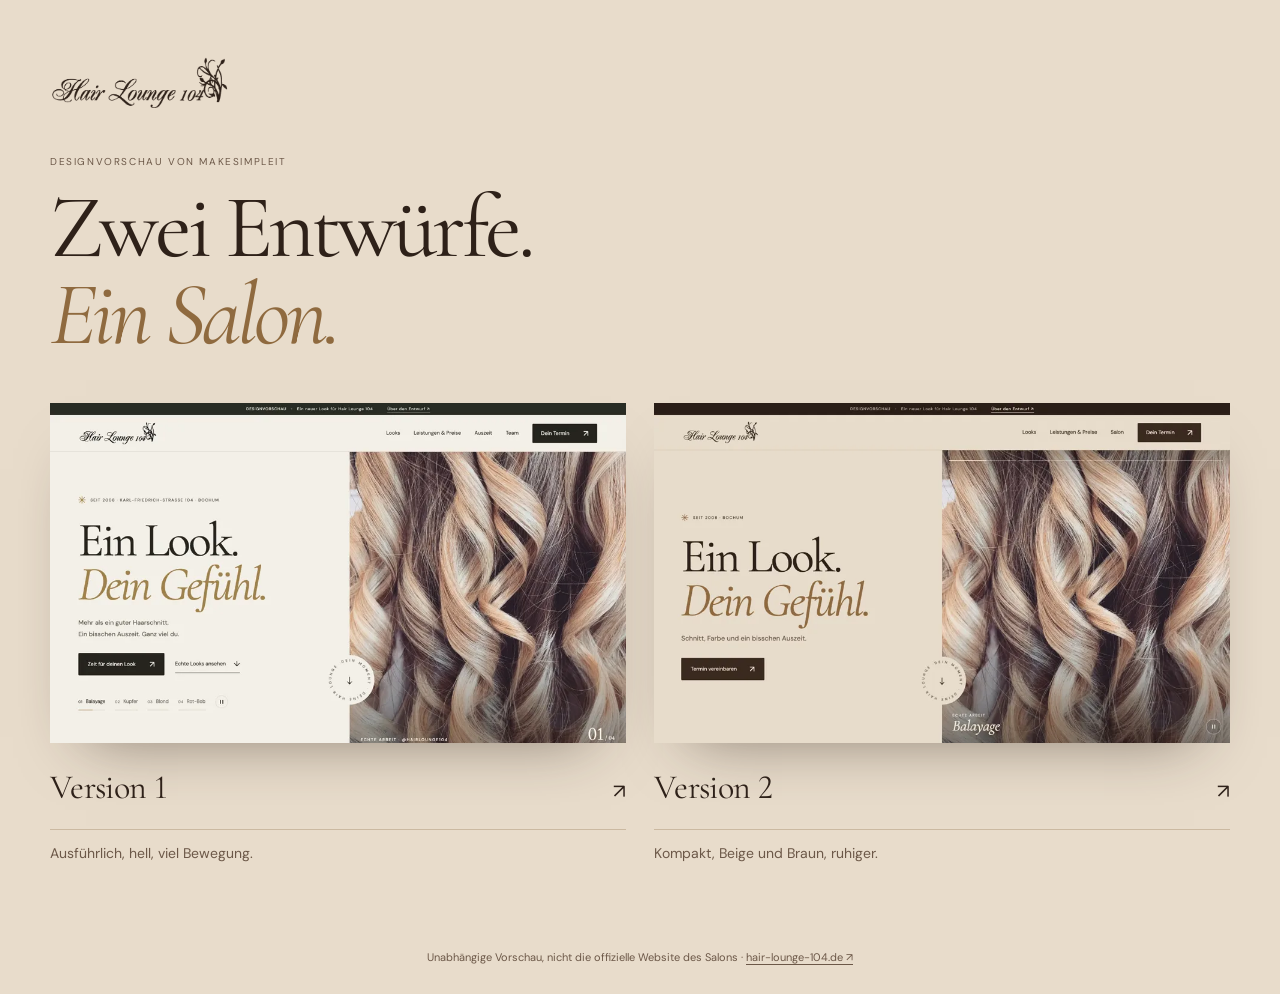
<file: index.html>
<!doctype html>
<html lang="de">
<head>
<meta charset="utf-8"><meta name="viewport" content="width=device-width,initial-scale=1">
<title>Hair Lounge 104 — Designvorschau: zwei Versionen</title>
<meta name="description" content="Zwei Website-Entwürfe für Hair Lounge 104 in Bochum zum Vergleich. Designvorschau von MakeSimpleIT.">
<meta name="robots" content="noindex,nofollow"><meta name="theme-color" content="#e8dccb">
<link rel="icon" href="./assets/favicon.svg" type="image/svg+xml">
<link rel="stylesheet" href="./assets/fonts.css">
<style>
  :root { --paper: #e8dccb; --ink: #2e2119; --muted: #6c5848; --gold: #8f6a3f; --dark: #3a2a20; --cream: #f5ead9; --line: #cbb9a1; --serif: 'Cormorant Garamond', Georgia, serif; --sans: 'DM Sans', Arial, sans-serif; --ease-out: cubic-bezier(.23, 1, .32, 1); }
  *, *::before, *::after { box-sizing: border-box; }
  body { margin: 0; min-height: 100vh; background: var(--paper); color: var(--ink); font-family: var(--sans); line-height: 1.6; display: flex; flex-direction: column; }
  a { color: inherit; text-decoration: none; }
  a:focus-visible { outline: 2px solid var(--gold); outline-offset: 6px; }
  .logo { width: 180px; aspect-ratio: 500 / 149; background: var(--ink); -webkit-mask: url(./assets/logo.png) center / contain no-repeat; mask: url(./assets/logo.png) center / contain no-repeat; }
  main { flex: 1; width: min(1180px, 100% - 32px); margin: 0 auto; padding: 56px 0 64px; }
  .eyebrow { margin: 44px 0 0; font-size: 10px; letter-spacing: .16em; color: var(--muted); }
  h1 { margin: 14px 0 44px; font-family: var(--serif); font-weight: 400; font-size: clamp(46px, 7vw, 92px); line-height: .98; letter-spacing: -.045em; }
  h1 em { color: var(--gold); font-weight: 400; }
  .versions { display: grid; grid-template-columns: 1fr 1fr; gap: 28px; }
  .version { display: block; }
  .shot { aspect-ratio: 960 / 566; overflow: hidden; background: var(--dark); box-shadow: 0 30px 60px -36px rgba(46, 33, 25, .55); }
  .shot img { display: block; width: 100%; height: 100%; object-fit: cover; transition: scale 700ms var(--ease-out); }
  .meta { display: flex; justify-content: space-between; align-items: baseline; gap: 16px; margin-top: 18px; padding-bottom: 14px; border-bottom: 1px solid var(--line); }
  .meta h2 { margin: 0; font-family: var(--serif); font-weight: 400; font-size: 34px; letter-spacing: -.02em; font-variant-numeric: lining-nums; }
  .meta span { font-size: 20px; transition: transform 200ms var(--ease-out); }
  .version p { margin: 12px 0 0; font-size: 14px; color: var(--muted); }
  footer { padding: 20px 16px 28px; text-align: center; font-size: 11px; color: var(--muted); }
  footer a { border-bottom: 1px solid currentColor; }
  @media (hover: hover) and (pointer: fine) {
    .version:hover .shot img { scale: 1.04; }
    .version:hover .meta span { transform: translate(3px, -3px); }
  }
  @media (max-width: 760px) {
    main { padding: 36px 0 48px; }
    .logo { width: 150px; }
    .eyebrow { margin-top: 32px; }
    h1 { margin-bottom: 30px; }
    .versions { grid-template-columns: 1fr; gap: 36px; }
    .meta h2 { font-size: 30px; }
  }
  @media (prefers-reduced-motion: reduce) { .shot img, .meta span { transition: none; } }
</style>
</head>
<body>
<main>
  <div class="logo" role="img" aria-label="Hair Lounge 104"></div>
  <p class="eyebrow">DESIGNVORSCHAU VON MAKESIMPLEIT</p>
  <h1>Zwei Entwürfe.<br><em>Ein Salon.</em></h1>
  <div class="versions">
    <a class="version" href="./v1/">
      <div class="shot"><img src="./assets/preview/v1.webp" alt="Startbereich von Version 1" width="960" height="566"></div>
      <div class="meta"><h2>Version 1</h2><span aria-hidden="true">↗</span></div>
      <p>Ausführlich, hell, viel Bewegung.</p>
    </a>
    <a class="version" href="./v2/">
      <div class="shot"><img src="./assets/preview/v2.webp" alt="Startbereich von Version 2" width="960" height="566"></div>
      <div class="meta"><h2>Version 2</h2><span aria-hidden="true">↗</span></div>
      <p>Kompakt, Beige und Braun, ruhiger.</p>
    </a>
  </div>
</main>
<footer>Unabhängige Vorschau, nicht die offizielle Website des Salons · <a href="https://www.hair-lounge-104.de/" target="_blank" rel="noopener noreferrer">hair-lounge-104.de ↗</a></footer>
</body>
</html>
</file>
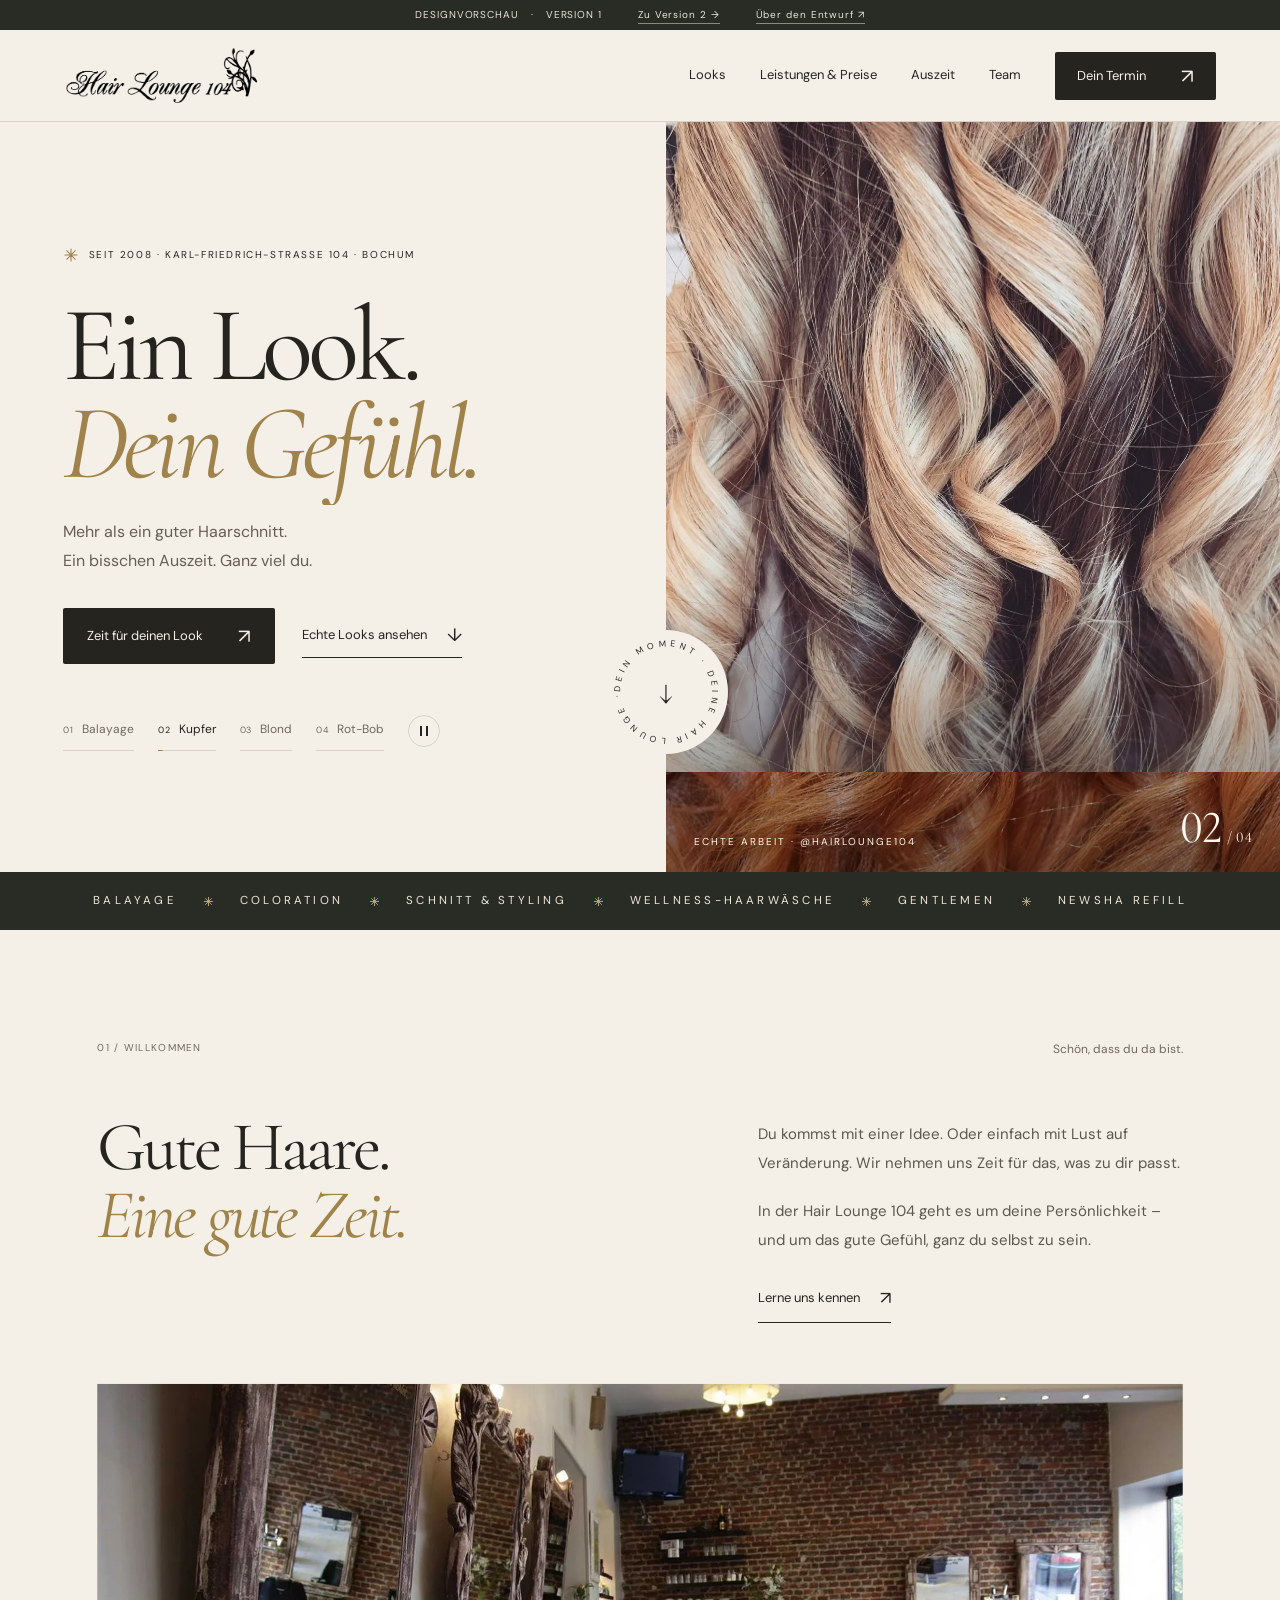
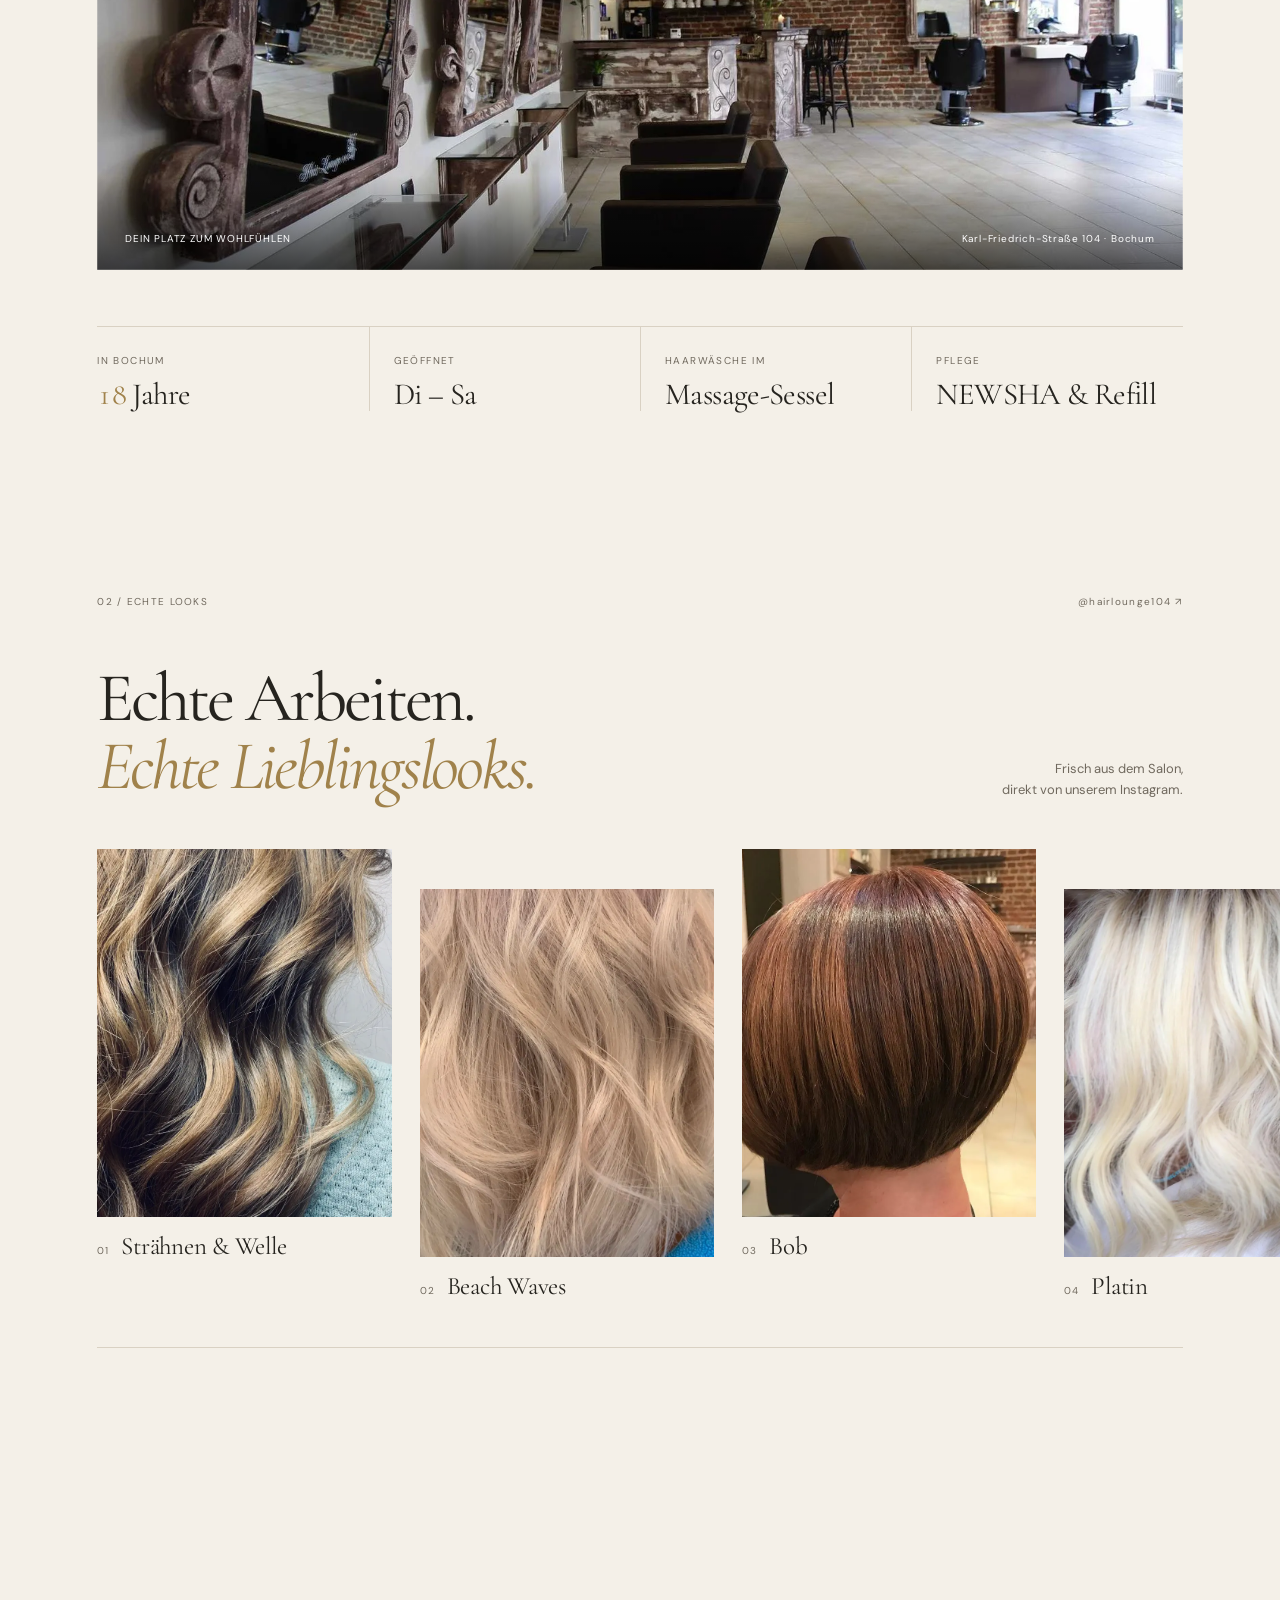
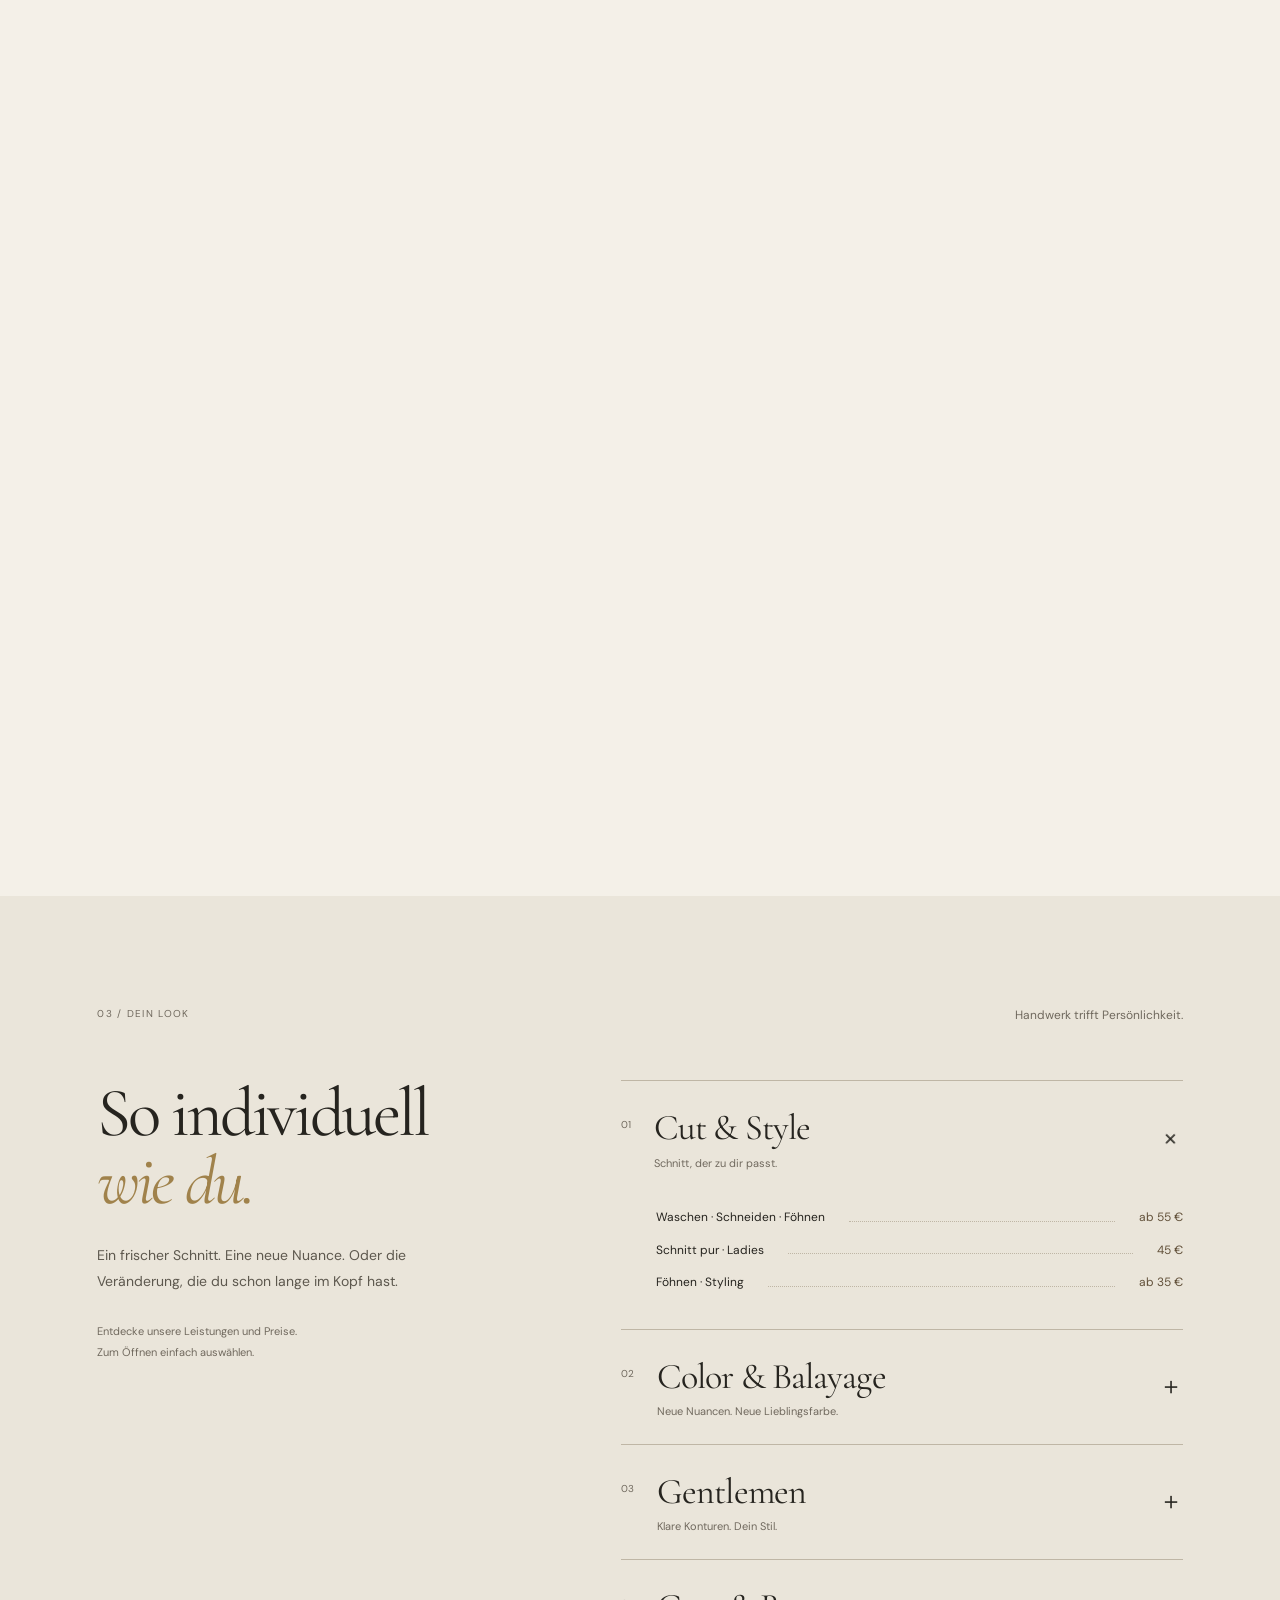
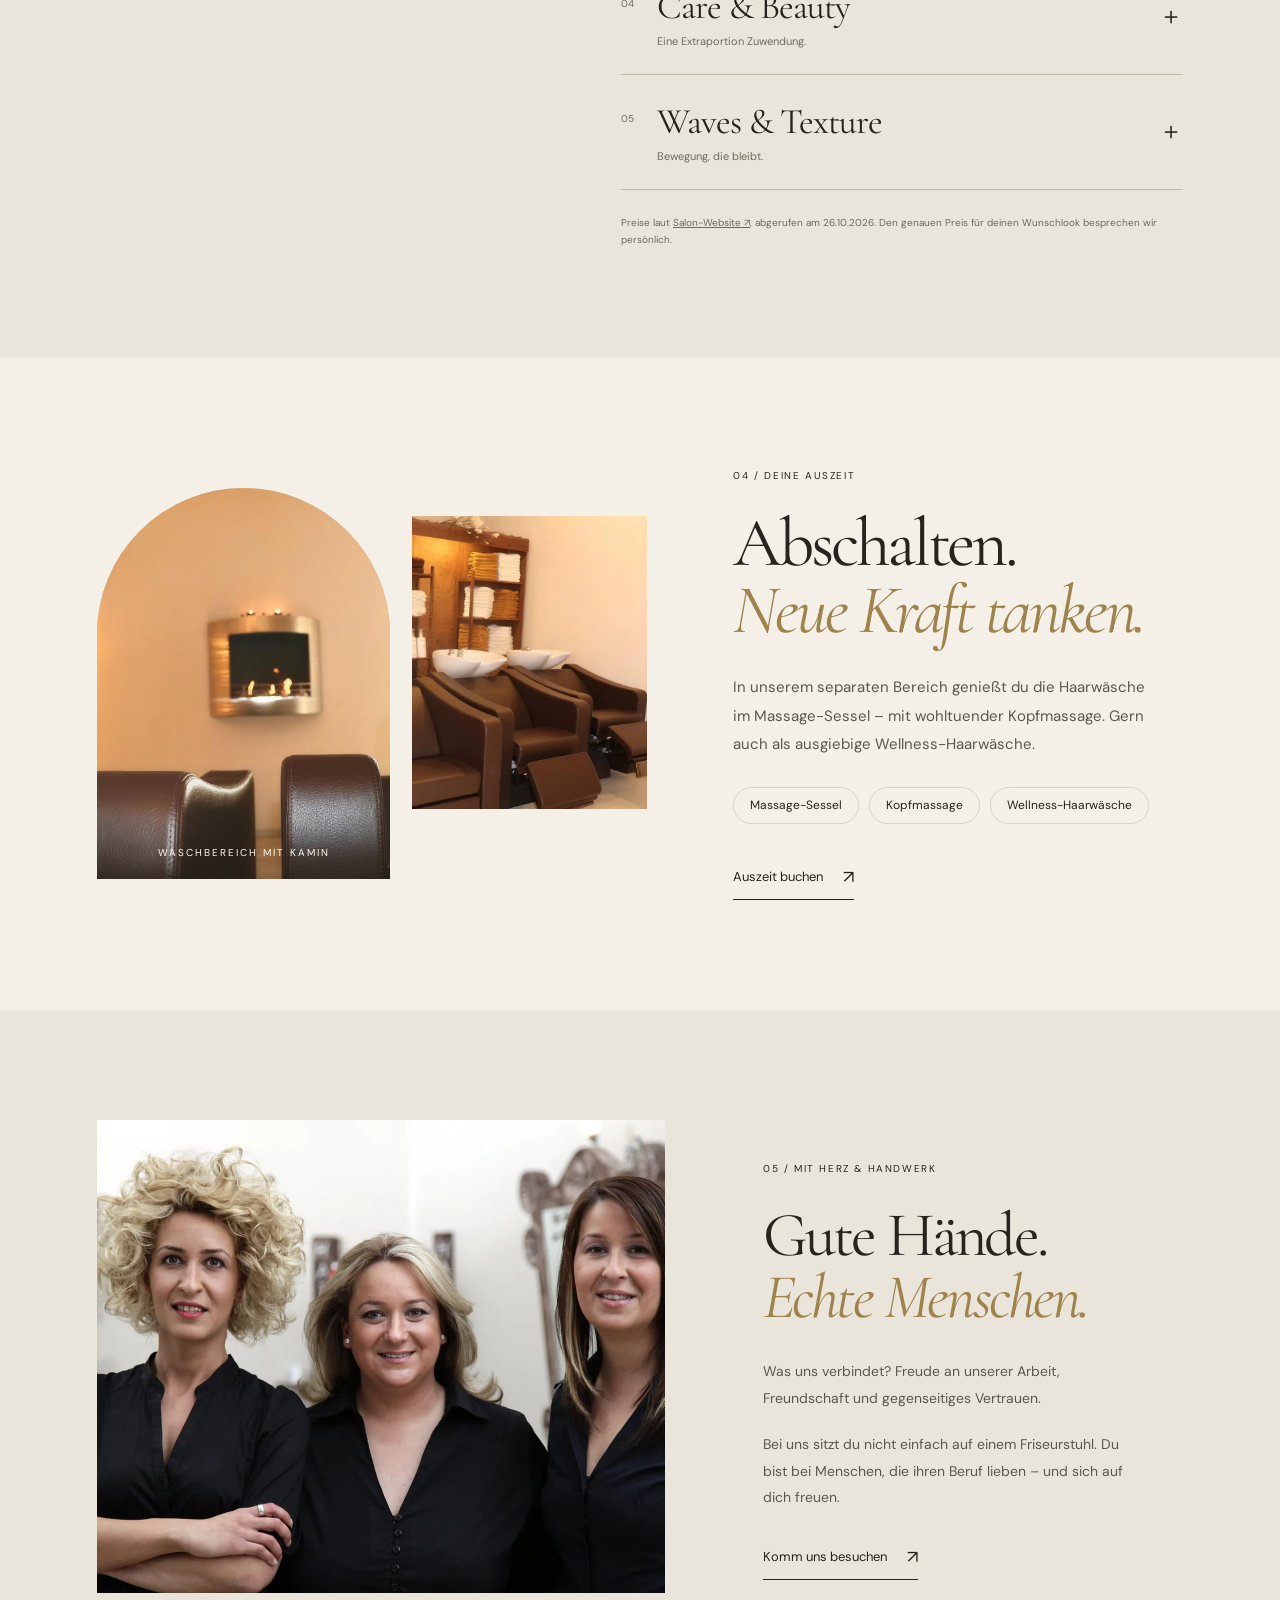
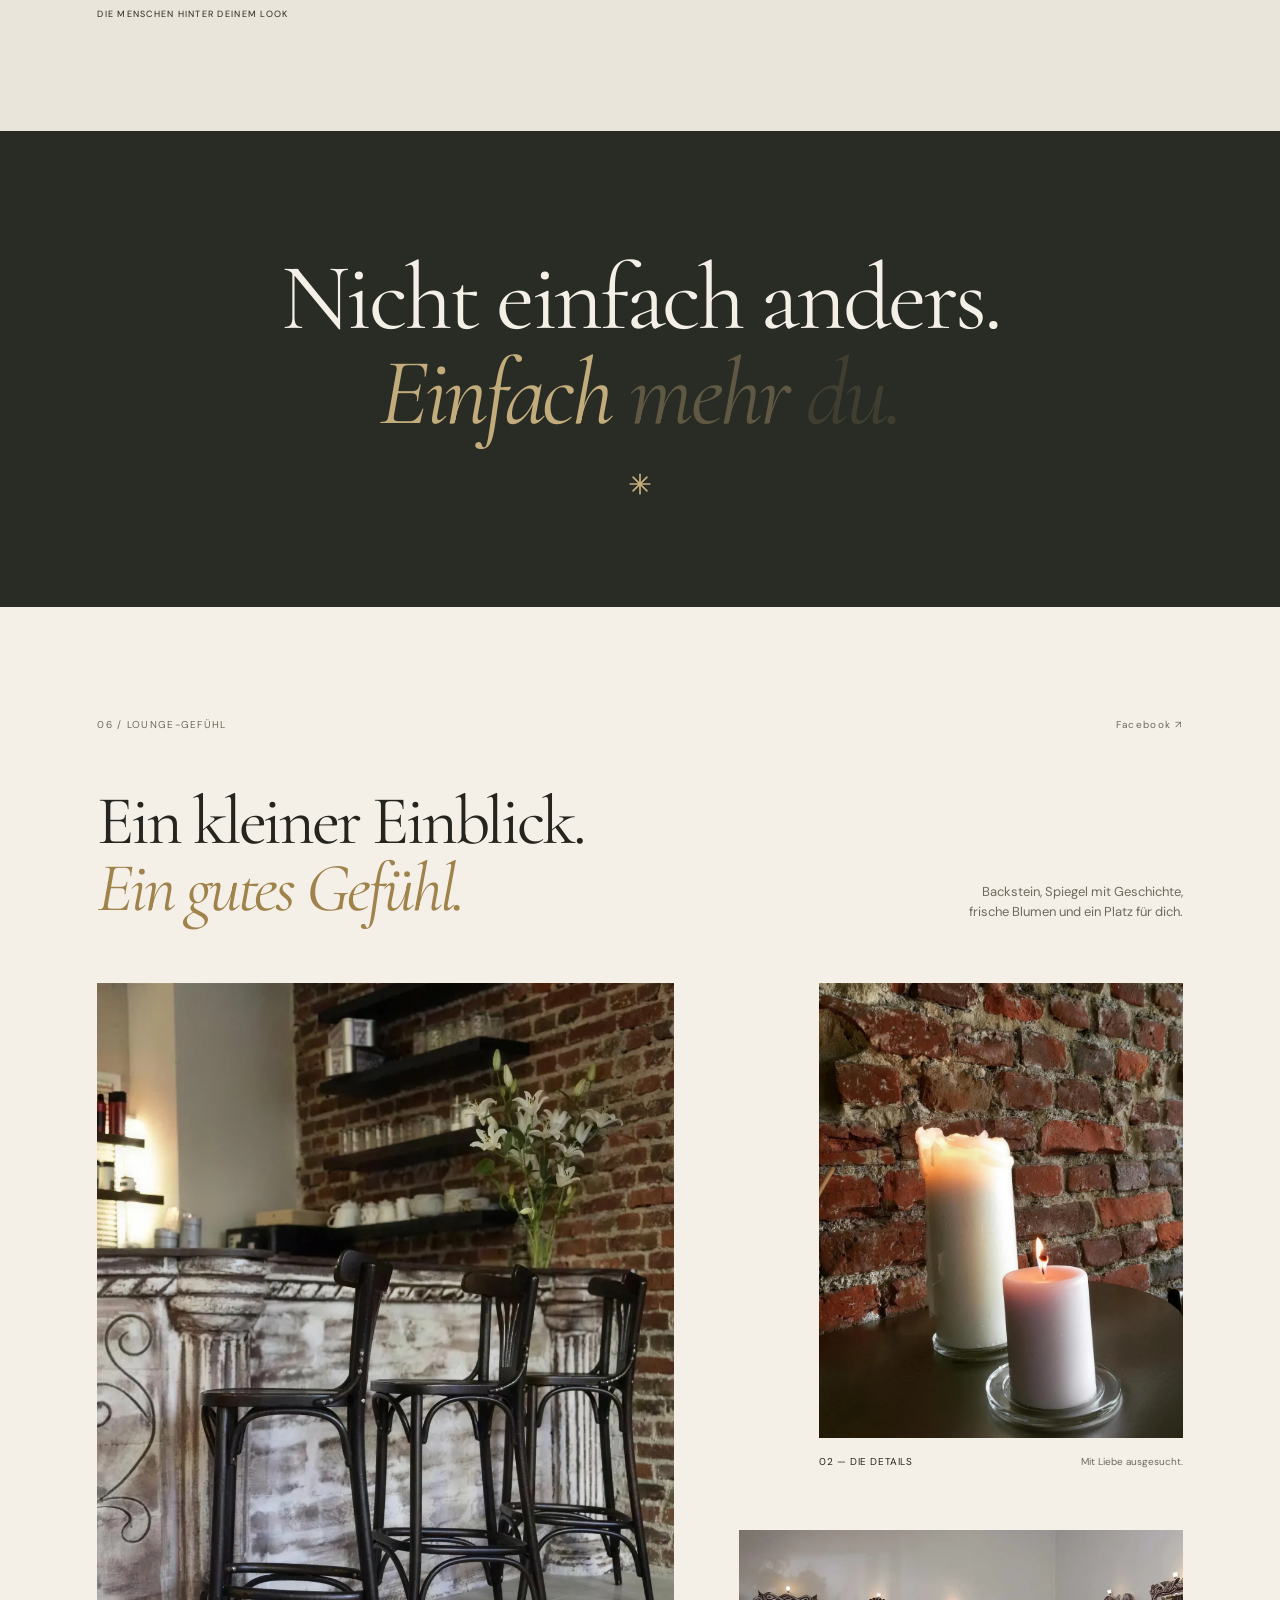
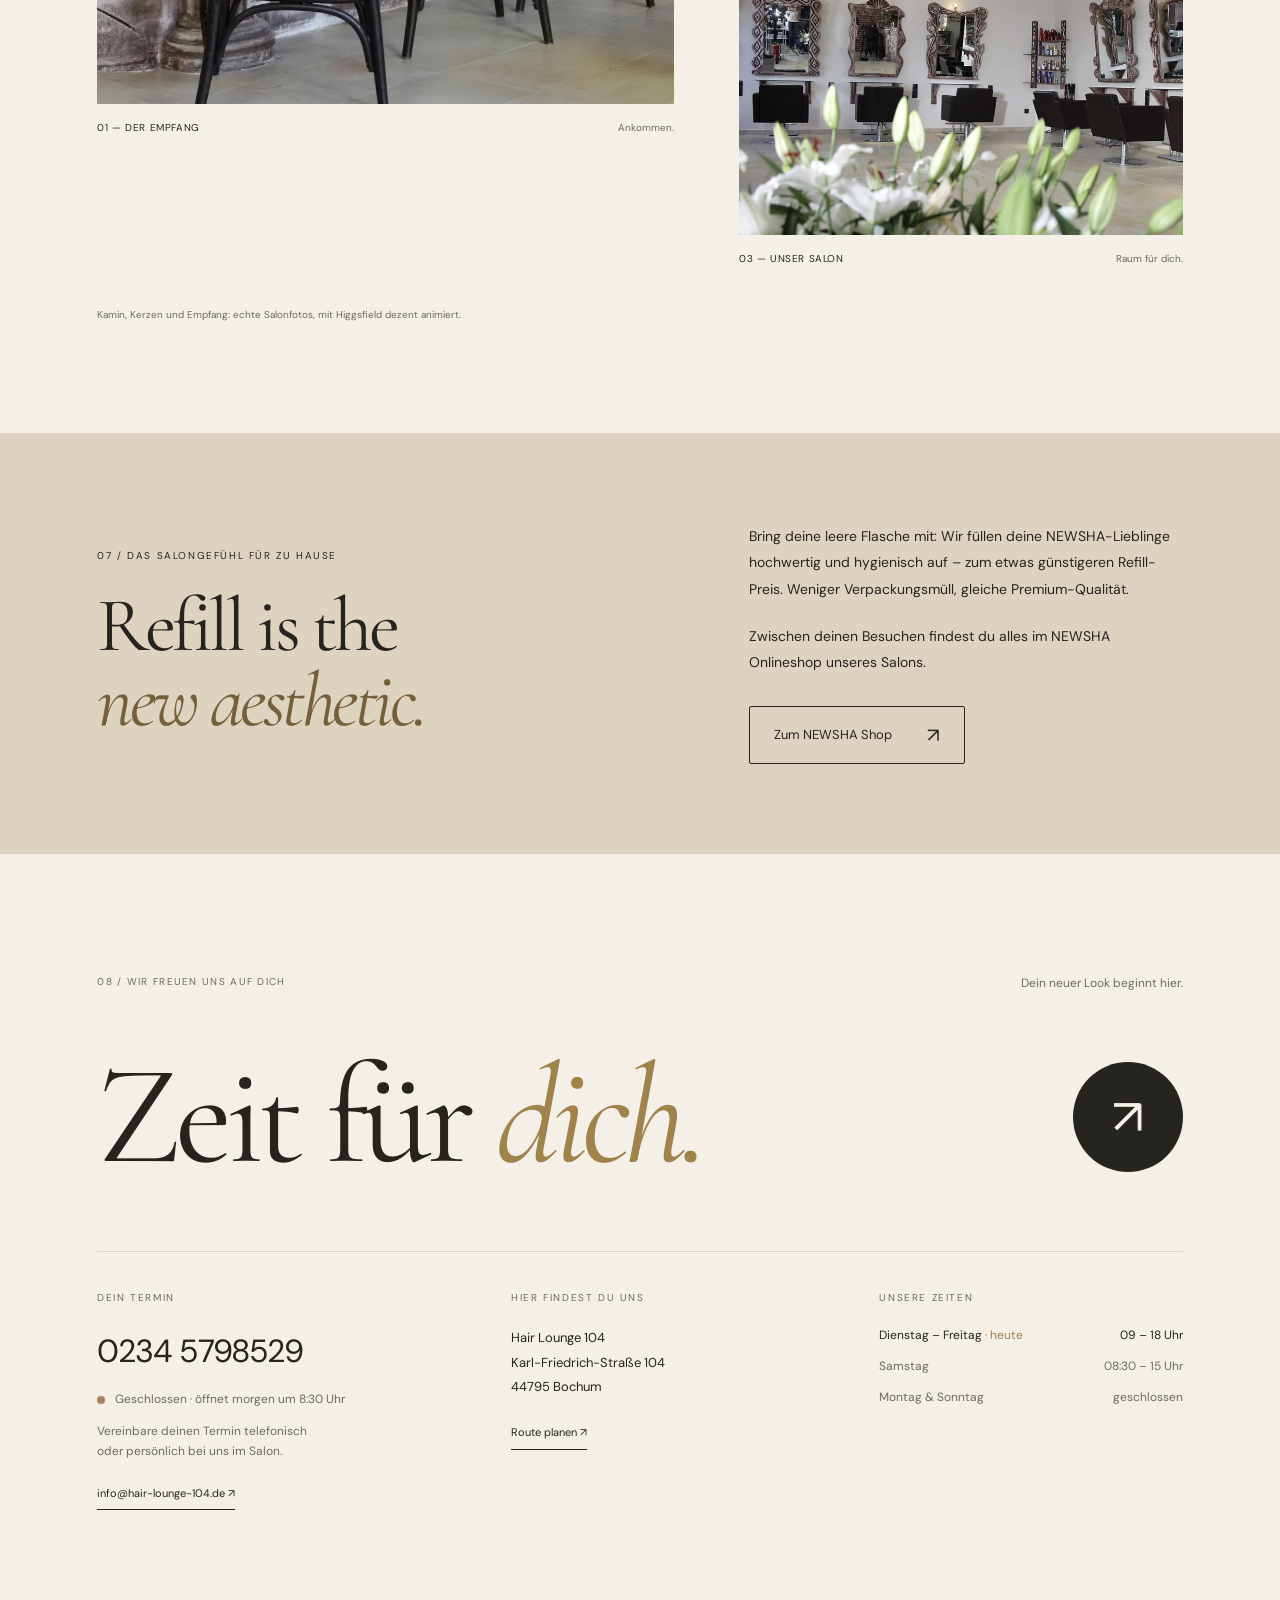
<file: v1/index.html>
<!doctype html>
<html lang="de" class="no-js">
<head>
<meta charset="utf-8"><meta name="viewport" content="width=device-width,initial-scale=1">
<title>Hair Lounge 104 — Dein Look. Dein Gefühl. | Designvorschau Version 1</title>
<meta name="description" content="Hair Lounge 104 in Bochum: Balayage, Coloration, Schnitt und Wellness-Haarwäsche seit 2008. Website-Designvorschau von MakeSimpleIT.">
<meta name="robots" content="noindex,nofollow"><meta name="theme-color" content="#f4f0e8">
<link rel="icon" href="../assets/favicon.svg" type="image/svg+xml">
<link rel="preload" href="../assets/cormorant-garamond-normal.ttf" as="font" type="font/ttf" crossorigin>
<link rel="preload" href="../assets/looks/balayage.webp" as="image">
<link rel="stylesheet" href="../assets/fonts.css"><link rel="stylesheet" href="./styles.css">
<script>document.documentElement.classList.replace('no-js', 'js');</script>
<script src="./script.js" defer></script>
</head>
<body>
<a class="skip-link" href="#main">Zum Inhalt</a>
<div class="preview-bar">DESIGNVORSCHAU <span>·</span> VERSION 1 <a class="version-link" href="../v2/">Zu Version 2 →</a><a href="#entwurf">Über den Entwurf ↗</a></div>
<header class="site-header">
  <a class="brand" href="#home" aria-label="Hair Lounge 104 – Startseite"><img src="../assets/logo.png" alt="Hair Lounge 104" width="500" height="149"></a>
  <button class="menu-toggle" type="button" aria-controls="navigation" aria-expanded="false">Menü <span aria-hidden="true">＋</span></button>
  <nav id="navigation" aria-label="Hauptnavigation">
    <a href="#looks">Looks</a><a href="#leistungen">Leistungen & Preise</a><a href="#auszeit">Auszeit</a><a href="#team">Team</a>
    <a href="#kontakt" class="button button-dark nav-cta">Dein Termin <span aria-hidden="true">↗</span></a>
  </nav>
</header>

<main id="main">
<section class="hero" id="home" aria-labelledby="hero-title">
  <div class="hero-copy">
    <p class="eyebrow intro-item"><span class="small-star"><svg class="star" viewBox="0 0 24 24" aria-hidden="true"><path d="M12 3v18M3 12h18M5.6 5.6l12.8 12.8M18.4 5.6L5.6 18.4"/></svg></span> SEIT 2008 · KARL-FRIEDRICH-STRASSE 104 · BOCHUM</p>
    <h1 id="hero-title" class="split-title"><span class="line"><span>Ein Look.</span></span><span class="line"><span><em>Dein Gefühl.</em></span></span></h1>
    <p class="hero-description intro-item">Mehr als ein guter Haarschnitt.<br>Ein bisschen Auszeit. Ganz viel du.</p>
    <div class="hero-actions intro-item">
      <a href="#kontakt" class="button button-dark">Zeit für deinen Look <span aria-hidden="true">↗</span></a>
      <a class="text-link" href="#looks">Echte Looks ansehen <span aria-hidden="true">↓</span></a>
    </div>
    <div class="look-index intro-item" role="group" aria-label="Looks im Bild auswählen">
      <button type="button" data-slide="0" aria-pressed="true"><span class="look-num">01</span>Balayage<span class="look-bar" aria-hidden="true"><i></i></span></button>
      <button type="button" data-slide="1" aria-pressed="false"><span class="look-num">02</span>Kupfer<span class="look-bar" aria-hidden="true"><i></i></span></button>
      <button type="button" data-slide="2" aria-pressed="false"><span class="look-num">03</span>Blond<span class="look-bar" aria-hidden="true"><i></i></span></button>
      <button type="button" data-slide="3" aria-pressed="false"><span class="look-num">04</span>Rot-Bob<span class="look-bar" aria-hidden="true"><i></i></span></button>
      <button type="button" class="look-pause" aria-pressed="false" aria-label="Bildwechsel pausieren"><span aria-hidden="true"></span></button>
    </div>
  </div>
  <div class="hero-visual" role="group" aria-label="Echte Arbeiten aus der Hair Lounge 104">
    <figure class="slide is-active"><img src="../assets/looks/balayage.webp" alt="Blonde Balayage mit weichen Locken, Nahaufnahme aus dem Salon" width="1440" height="1800" fetchpriority="high"></figure>
    <figure class="slide"><img src="../assets/looks/kupfer.webp" alt="Kupferrote Locken vor der Backsteinwand des Salons" width="1200" height="1500" decoding="async"></figure>
    <figure class="slide"><img src="../assets/looks/blond.webp" alt="Lange, strahlend blonde Wellen von hinten" width="1200" height="1500" decoding="async"></figure>
    <figure class="slide"><img src="../assets/looks/rotbob.webp" alt="Glatter, kupferroter Bob von der Seite" width="1200" height="1500" decoding="async"></figure>
    <div class="hero-caption"><span>ECHTE ARBEIT · @HAIRLOUNGE104</span><span class="slide-count"><b>01</b> / 04</span></div>
  </div>
  <a class="hero-stamp" href="#looks" aria-label="Zu den Looks"><svg viewBox="0 0 130 130" aria-hidden="true"><defs><path id="circle" d="M65,65m-48,0a48,48 0 1,1 96,0a48,48 0 1,1 -96,0"/></defs><text><textPath href="#circle" textLength="300">DEIN MOMENT · DEINE HAIR LOUNGE · </textPath></text></svg><span aria-hidden="true">↓</span></a>
</section>

<div class="marquee" role="region" aria-label="Unsere Leistungen">
  <ul class="marquee-list"><li class="reveal">Balayage</li><li class="reveal" style="--d:70ms">Coloration</li><li class="reveal" style="--d:140ms">Schnitt & Styling</li><li class="reveal" style="--d:210ms">Wellness-Haarwäsche</li><li class="reveal" style="--d:280ms">Gentlemen</li><li class="reveal" style="--d:350ms">NEWSHA Refill</li></ul>
</div>

<section class="intro section-pad" id="salon" aria-labelledby="intro-title">
  <div class="section-kicker reveal"><span>01 / WILLKOMMEN</span><span>Schön, dass du da bist.</span></div>
  <div class="intro-grid">
    <h2 class="reveal" id="intro-title">Gute Haare.<br><em>Eine gute Zeit.</em></h2>
    <div class="intro-text reveal">
      <p>Du kommst mit einer Idee. Oder einfach mit Lust auf Veränderung. Wir nehmen uns Zeit für das, was zu dir passt.</p>
      <p>In der Hair Lounge 104 geht es um deine Persönlichkeit – und um das gute Gefühl, ganz du selbst zu sein.</p>
      <a class="text-link" href="#team">Lerne uns kennen <span aria-hidden="true">↗</span></a>
    </div>
  </div>
  <div class="salon-photo reveal-clip parallax">
    <img src="../assets/salon-wide.webp" alt="Der Salon mit Stylingplätzen, verzierten Spiegeln und Backsteinwand" width="1600" height="900" loading="lazy" data-speed="0.1">
    <div class="photo-label"><span>DEIN PLATZ ZUM WOHLFÜHLEN</span><span>Karl-Friedrich-Straße 104 · Bochum</span></div>
  </div>
  <dl class="facts">
    <div class="reveal"><dt>In Bochum</dt><dd><span class="count" data-since="2008-01-21">18</span> Jahre</dd></div>
    <div class="reveal" style="--d:80ms"><dt>Geöffnet</dt><dd>Di – Sa</dd></div>
    <div class="reveal" style="--d:160ms"><dt>Haarwäsche im</dt><dd>Massage-Sessel</dd></div>
    <div class="reveal" style="--d:240ms"><dt>Pflege</dt><dd>NEWSHA & Refill</dd></div>
  </dl>
</section>

<section class="looks" id="looks" aria-labelledby="looks-title">
  <div class="looks-pin">
    <div class="looks-head">
      <div class="section-kicker reveal"><span>02 / ECHTE LOOKS</span><a href="https://www.instagram.com/hairlounge104/?hl=de" target="_blank" rel="noopener noreferrer">@hairlounge104 ↗</a></div>
      <div class="looks-title-row">
        <h2 class="reveal" id="looks-title">Echte Arbeiten.<br><em>Echte Lieblingslooks.</em></h2>
        <p class="reveal">Frisch aus dem Salon,<br>direkt von unserem Instagram.</p>
      </div>
    </div>
    <div class="looks-track" tabindex="0" role="region" aria-label="Galerie mit Looks, seitlich scrollbar">
      <figure class="look-card"><div class="look-img"><img src="../assets/looks/straehnen.webp" alt="Dunkelblonde Wellen mit hellen Strähnen" width="900" height="1125" loading="lazy"></div><figcaption><span>01</span>Strähnen & Welle</figcaption></figure>
      <figure class="look-card"><div class="look-img"><img src="../assets/looks/beach-waves.webp" alt="Helle Beach Waves in Nahaufnahme" width="900" height="1125" loading="lazy"></div><figcaption><span>02</span>Beach Waves</figcaption></figure>
      <figure class="look-card"><div class="look-img"><img src="../assets/looks/bob.webp" alt="Brauner Bob mit Glanz von hinten" width="900" height="1125" loading="lazy"></div><figcaption><span>03</span>Bob</figcaption></figure>
      <figure class="look-card"><div class="look-img"><img src="../assets/looks/platin.webp" alt="Platinblonde Wellen vor Backsteinwand" width="900" height="1125" loading="lazy"></div><figcaption><span>04</span>Platin</figcaption></figure>
      <figure class="look-card"><div class="look-img"><img src="../assets/looks/kupferbraun.webp" alt="Kupferbraune Locken von hinten" width="900" height="1125" loading="lazy"></div><figcaption><span>05</span>Kupferbraun</figcaption></figure>
      <figure class="look-card"><div class="look-img"><img src="../assets/looks/locken.webp" alt="Definierte Naturlocken nach dem Styling" width="900" height="1125" loading="lazy"></div><figcaption><span>06</span>Locken</figcaption></figure>
      <figure class="look-card"><div class="look-img"><img src="../assets/looks/pastell.webp" alt="Glattes, pastellblondes Haar von hinten" width="900" height="1125" loading="lazy"></div><figcaption><span>07</span>Pastellblond</figcaption></figure>
      <figure class="look-card"><div class="look-img"><img src="../assets/looks/ombre.webp" alt="Ombré mit weichem Übergang zu Blond, im Salon" width="900" height="1125" loading="lazy"></div><figcaption><span>08</span>Ombré</figcaption></figure>
      <figure class="look-card"><div class="look-img"><img src="../assets/looks/blond-balayage.webp" alt="Blonde Balayage mit dunklerem Ansatz" width="900" height="1125" loading="lazy"></div><figcaption><span>09</span>Blond Balayage</figcaption></figure>
      <a class="look-card look-more" href="https://www.instagram.com/hairlounge104/?hl=de" target="_blank" rel="noopener noreferrer"><span>Mehr Looks<br><em>auf Instagram</em></span><span class="look-more-arrow" aria-hidden="true">↗</span></a>
    </div>
    <div class="looks-progress" aria-hidden="true"><span></span></div>
  </div>
</section>

<section class="services section-pad" id="leistungen" aria-labelledby="services-title">
  <div class="section-kicker reveal"><span>03 / DEIN LOOK</span><span>Handwerk trifft Persönlichkeit.</span></div>
  <div class="services-grid">
    <div class="services-heading reveal">
      <h2 id="services-title">So individuell<br><em>wie du.</em></h2>
      <p>Ein frischer Schnitt. Eine neue Nuance. Oder die Veränderung, die du schon lange im Kopf hast.</p>
      <p class="small-text">Entdecke unsere Leistungen und Preise.<br>Zum Öffnen einfach auswählen.</p>
    </div>
    <div class="price-list reveal">
      <details open data-preview="../assets/looks/bob.webp"><summary><span class="service-number">01</span><span class="service-name">Cut & Style<small>Schnitt, der zu dir passt.</small></span><span class="service-plus" aria-hidden="true">＋</span></summary><div class="price-content"><dl><div><dt>Waschen · Schneiden · Föhnen</dt><dd>ab 55 €</dd></div><div><dt>Schnitt pur · Ladies</dt><dd>45 €</dd></div><div><dt>Föhnen · Styling</dt><dd>ab 35 €</dd></div></dl></div></details>
      <details data-preview="../assets/looks/balayage.webp"><summary><span class="service-number">02</span><span class="service-name">Color & Balayage<small>Neue Nuancen. Neue Lieblingsfarbe.</small></span><span class="service-plus" aria-hidden="true">＋</span></summary><div class="price-content"><dl><div><dt>Ansatzcoloration</dt><dd>ab 50 €</dd></div><div><dt>Globalcoloration</dt><dd>ab 85 €</dd></div><div><dt>Strähnen Oberkopf</dt><dd>ab 89 €</dd></div><div><dt>Ansatzsträhnen komplett</dt><dd>ab 110 €</dd></div><div><dt>Neusträhnen komplett</dt><dd>ab 150 €</dd></div><div><dt>Glossing</dt><dd>ab 55 €</dd></div><div><dt>Balayage · neu oder Auffrischung</dt><dd>auf Anfrage</dd></div></dl></div></details>
      <details data-preview="../assets/salon/raum.webp"><summary><span class="service-number">03</span><span class="service-name">Gentlemen<small>Klare Konturen. Dein Stil.</small></span><span class="service-plus" aria-hidden="true">＋</span></summary><div class="price-content"><dl><div><dt>Waschen · Schneiden · Styling · Kopfmassage</dt><dd>35 €</dd></div><div><dt>Schnitt pur</dt><dd>31 €</dd></div><div><dt>Konturenschneiden</dt><dd>18 €</dd></div><div><dt>Maschinenhaarschnitt</dt><dd>19 €</dd></div><div><dt>Bartstutzen</dt><dd>ab 15 €</dd></div><div><dt>Herrentönung</dt><dd>ab 50 €</dd></div><div><dt>Kinderhaarschnitt</dt><dd>ab 27 €</dd></div></dl></div></details>
      <details data-preview="../assets/salon/wellness.webp"><summary><span class="service-number">04</span><span class="service-name">Care & Beauty<small>Eine Extraportion Zuwendung.</small></span><span class="service-plus" aria-hidden="true">＋</span></summary><div class="price-content"><dl><div><dt>Haarkur</dt><dd>12 €</dd></div><div><dt>Intensivmaske</dt><dd>15 €</dd></div><div><dt>Rescue System</dt><dd>ab 45 €</dd></div><div><dt>Augenbrauen färben</dt><dd>12 €</dd></div><div><dt>Augenbrauen zupfen</dt><dd>15 €</dd></div><div><dt>Wimpern färben</dt><dd>15 €</dd></div></dl></div></details>
      <details data-preview="../assets/looks/locken.webp"><summary><span class="service-number">05</span><span class="service-name">Waves & Texture<small>Bewegung, die bleibt.</small></span><span class="service-plus" aria-hidden="true">＋</span></summary><div class="price-content"><dl><div><dt>Dauerwelle</dt><dd>ab 65 €</dd></div><div><dt>Papilottenwelle</dt><dd>ab 75 €</dd></div></dl></div></details>
      <p class="price-source">Preise laut <a href="https://www.hair-lounge-104.de/preise/" target="_blank" rel="noopener noreferrer">Salon-Website ↗</a>, abgerufen am 26.10.2026. Den genauen Preis für deinen Wunschlook besprechen wir persönlich.</p>
    </div>
  </div>
  <div class="service-preview" aria-hidden="true"><img src="../assets/looks/bob.webp" alt="" width="900" height="1125" loading="lazy"></div>
</section>

<section class="wellness section-pad" id="auszeit" aria-labelledby="wellness-title">
  <div class="wellness-media">
    <figure class="arch reveal-clip">
      <video class="loop" muted loop playsinline preload="none" poster="../assets/salon/kamin.webp" data-src="../assets/loops/kamin.mp4" aria-label="Waschbereich mit Kamin und Ledersesseln, das Feuer flackert"></video>
      <figcaption>Waschbereich mit Kamin</figcaption>
    </figure>
    <figure class="wellness-photo reveal-clip parallax" style="--d:120ms"><img src="../assets/salon/wellness.webp" alt="Separater Waschbereich mit drei braunen Massage-Sesseln und Handtuchregal" width="1000" height="964" loading="lazy" data-speed="0.08"></figure>
  </div>
  <div class="wellness-copy">
    <p class="eyebrow reveal">04 / DEINE AUSZEIT</p>
    <h2 class="reveal" id="wellness-title">Abschalten.<br><em>Neue Kraft tanken.</em></h2>
    <p class="reveal">In unserem separaten Bereich genießt du die Haarwäsche im Massage-Sessel – mit wohltuender Kopfmassage. Gern auch als ausgiebige Wellness-Haarwäsche.</p>
    <ul class="ticks reveal"><li>Massage-Sessel</li><li>Kopfmassage</li><li>Wellness-Haarwäsche</li></ul>
    <a class="text-link reveal" href="#kontakt">Auszeit buchen <span aria-hidden="true">↗</span></a>
  </div>
</section>

<section class="team section-pad" id="team" aria-labelledby="team-title">
  <figure class="team-image"><div class="media reveal-clip parallax"><img src="../assets/team.webp" alt="Das Team der Hair Lounge 104 im Salon" width="1600" height="1066" loading="lazy" data-speed="0.06"></div><figcaption class="photo-index">DIE MENSCHEN HINTER DEINEM LOOK</figcaption></figure>
  <div class="team-copy">
    <p class="eyebrow reveal">05 / MIT HERZ & HANDWERK</p>
    <h2 class="reveal" id="team-title">Gute Hände.<br><em>Echte Menschen.</em></h2>
    <p class="reveal">Was uns verbindet? Freude an unserer Arbeit, Freundschaft und gegenseitiges Vertrauen.</p>
    <p class="reveal">Bei uns sitzt du nicht einfach auf einem Friseurstuhl. Du bist bei Menschen, die ihren Beruf lieben – und sich auf dich freuen.</p>
    <a class="text-link reveal" href="#kontakt">Komm uns besuchen <span aria-hidden="true">↗</span></a>
  </div>
</section>

<section class="statement" aria-label="Unser Anspruch"><p class="words">Nicht einfach anders.<br><em>Einfach mehr du.</em></p><span class="statement-star"><svg class="star" viewBox="0 0 24 24" aria-hidden="true"><path d="M12 3v18M3 12h18M5.6 5.6l12.8 12.8M18.4 5.6L5.6 18.4"/></svg></span></section>

<section class="lounge section-pad" aria-labelledby="lounge-title">
  <div class="section-kicker reveal"><span>06 / LOUNGE-GEFÜHL</span><a href="https://www.facebook.com/hairlounge104/?locale=de_DE" target="_blank" rel="noopener noreferrer">Facebook ↗</a></div>
  <div class="lounge-heading">
    <h2 class="reveal" id="lounge-title">Ein kleiner Einblick.<br><em>Ein gutes Gefühl.</em></h2>
    <p class="reveal">Backstein, Spiegel mit Geschichte,<br>frische Blumen und ein Platz für dich.</p>
  </div>
  <div class="lounge-grid">
    <figure class="lounge-a"><div class="media reveal-clip"><video class="loop" muted loop playsinline preload="none" poster="../assets/salon/bar.webp" data-src="../assets/loops/bar.mp4" aria-label="Empfangstheke mit Barhockern, Backsteinwand und Lilien"></video></div><figcaption><span>01 — DER EMPFANG</span><span>Ankommen.</span></figcaption></figure>
    <figure class="lounge-b"><div class="media reveal-clip" style="--d:100ms"><video class="loop" muted loop playsinline preload="none" poster="../assets/salon/kerzen.webp" data-src="../assets/loops/kerzen.mp4" aria-label="Zwei brennende Kerzen vor der Backsteinwand"></video></div><figcaption><span>02 — DIE DETAILS</span><span>Mit Liebe ausgesucht.</span></figcaption></figure>
    <figure class="lounge-c"><div class="media reveal-clip parallax" style="--d:160ms"><img src="../assets/lounge.webp" alt="Salon mit verzierten Spiegeln und Lilien im Vordergrund" width="1200" height="675" loading="lazy" data-speed="0.07"></div><figcaption><span>03 — UNSER SALON</span><span>Raum für dich.</span></figcaption></figure>
  </div>
  <p class="loop-note">Kamin, Kerzen und Empfang: echte Salonfotos, mit Higgsfield dezent animiert.</p>
</section>

<section class="shop section-pad" aria-labelledby="shop-title">
  <div class="shop-quote reveal"><p class="eyebrow">07 / DAS SALONGEFÜHL FÜR ZU HAUSE</p><h2 id="shop-title">Refill is the<br><em>new aesthetic.</em></h2></div>
  <div class="shop-copy reveal">
    <p>Bring deine leere Flasche mit: Wir füllen deine NEWSHA-Lieblinge hochwertig und hygienisch auf – zum etwas günstigeren Refill-Preis. Weniger Verpackungsmüll, gleiche Premium-Qualität.</p>
    <p>Zwischen deinen Besuchen findest du alles im NEWSHA Onlineshop unseres Salons.</p>
    <a class="button button-outline" href="https://www.newsha.de/shoppartner/13081" target="_blank" rel="noopener noreferrer">Zum NEWSHA Shop <span aria-hidden="true">↗</span></a>
  </div>
</section>

<section class="contact section-pad" id="kontakt" aria-labelledby="contact-title">
  <div class="section-kicker reveal"><span>08 / WIR FREUEN UNS AUF DICH</span><span>Dein neuer Look beginnt hier.</span></div>
  <div class="contact-heading">
    <h2 id="contact-title" class="split-title reveal-lines"><span class="line"><span>Zeit für <em>dich.</em></span></span></h2>
    <a class="contact-circle magnetic" href="tel:+492345798529" aria-label="Salon anrufen: 0234 5798529"><span aria-hidden="true">↗</span></a>
  </div>
  <div class="contact-grid reveal">
    <div class="contact-primary">
      <p class="eyebrow">DEIN TERMIN</p>
      <a class="phone" href="tel:+492345798529">0234 5798529</a>
      <p class="open-status" hidden><span class="status-dot" aria-hidden="true"></span><span class="status-text"></span></p>
      <p>Vereinbare deinen Termin telefonisch<br>oder persönlich bei uns im Salon.</p>
      <a class="text-link" href="mailto:info@hair-lounge-104.de">info@hair-lounge-104.de ↗</a>
    </div>
    <div>
      <p class="eyebrow">HIER FINDEST DU UNS</p>
      <address>Hair Lounge 104<br>Karl-Friedrich-Straße 104<br>44795 Bochum</address>
      <a class="text-link" href="https://www.google.com/maps/search/?api=1&query=Hair+Lounge+104+Karl-Friedrich-Stra%C3%9Fe+104+44795+Bochum" target="_blank" rel="noopener noreferrer">Route planen ↗</a>
    </div>
    <div>
      <p class="eyebrow">UNSERE ZEITEN</p>
      <dl class="hours">
        <div data-days="2,3,4,5"><dt>Dienstag – Freitag</dt><dd>09 – 18 Uhr</dd></div>
        <div data-days="6"><dt>Samstag</dt><dd>08:30 – 15 Uhr</dd></div>
        <div data-days="0,1"><dt>Montag & Sonntag</dt><dd>geschlossen</dd></div>
      </dl>
    </div>
  </div>
</section>
</main>

<footer class="footer">
  <div class="footer-top"><a href="#home" class="footer-wordmark"><span>Hair Lounge <em>104</em></span></a><a class="back-top" href="#home">Zurück nach oben ↑</a></div>
  <div class="footer-bottom">
    <span>MIT LIEBE ZUM HAAR. IN BOCHUM. SEIT 2008.</span>
    <div><a href="https://www.instagram.com/hairlounge104/?hl=de" target="_blank" rel="noopener noreferrer">Instagram ↗</a><a href="https://www.facebook.com/hairlounge104/?locale=de_DE" target="_blank" rel="noopener noreferrer">Facebook ↗</a><a href="https://www.hair-lounge-104.de/impressum/" target="_blank" rel="noopener noreferrer">Salon-Impressum ↗</a><a href="#entwurf">Hinweise zum Entwurf</a><a href="#datenschutz">Datenschutz</a></div>
    <span>Design by <a href="https://makesimpleit.de" target="_blank" rel="noopener noreferrer">MakeSimpleIT ↗</a></span>
  </div>
  <details class="draft-info" id="entwurf"><summary>Über diese Designvorschau</summary><p>Unabhängiger Website-Entwurf von MakeSimpleIT für Hair Lounge 104. Dies ist eine Vorschau und nicht die offizielle Website des Salons. Anruf-, E-Mail-, Shop- und Social-Media-Links führen zu den echten Angeboten des Salons.</p><p>Alle Fotos sind echte Aufnahmen der Hair Lounge 104: Logo, Team- und Salonfotos von <a href="https://www.hair-lounge-104.de/">hair-lounge-104.de</a>, Looks und weitere Salonbilder vom Instagram-Profil <a href="https://www.instagram.com/hairlounge104/">@hairlounge104</a>. Die Looks zeigen bewusst keine Gesichter. Einzelne Fotos wurden mit Higgsfield hochskaliert; Kamin, Kerzen und Empfang sind echte Fotos, die mit Higgsfield dezent animiert wurden. Texte sind Gestaltungsvorschläge; Leistungen, Preise, Kontaktdaten und Salon-Angebote stammen von der offiziellen Website und dem Instagram-Profil, abgerufen am 26.10.2026. Der Öffnungsstatus folgt den regulären Öffnungszeiten, ohne Feiertage und Urlaub.</p></details>
  <details class="draft-info" id="datenschutz"><summary>Datenschutz dieser Vorschau</summary><p>Diese statische Vorschau verwendet keine Analysewerkzeuge, Formulare oder eingebetteten Social-Media-Dienste. Bilder, Videos und Schriften werden lokal mit der Seite ausgeliefert. Beim Aufruf verarbeitet der Hostinganbieter GitHub technische Zugriffsdaten. Informationen dazu findest du in der <a href="https://docs.github.com/de/site-policy/privacy-policies/github-general-privacy-statement" target="_blank" rel="noopener noreferrer">Datenschutzerklärung von GitHub</a>. Externe Angebote werden erst über die jeweiligen Links geöffnet. Kontakt zum Ersteller: <a href="mailto:info@makesimpleit.de">info@makesimpleit.de</a>.</p></details>
</footer>
</body>
</html>
</file>
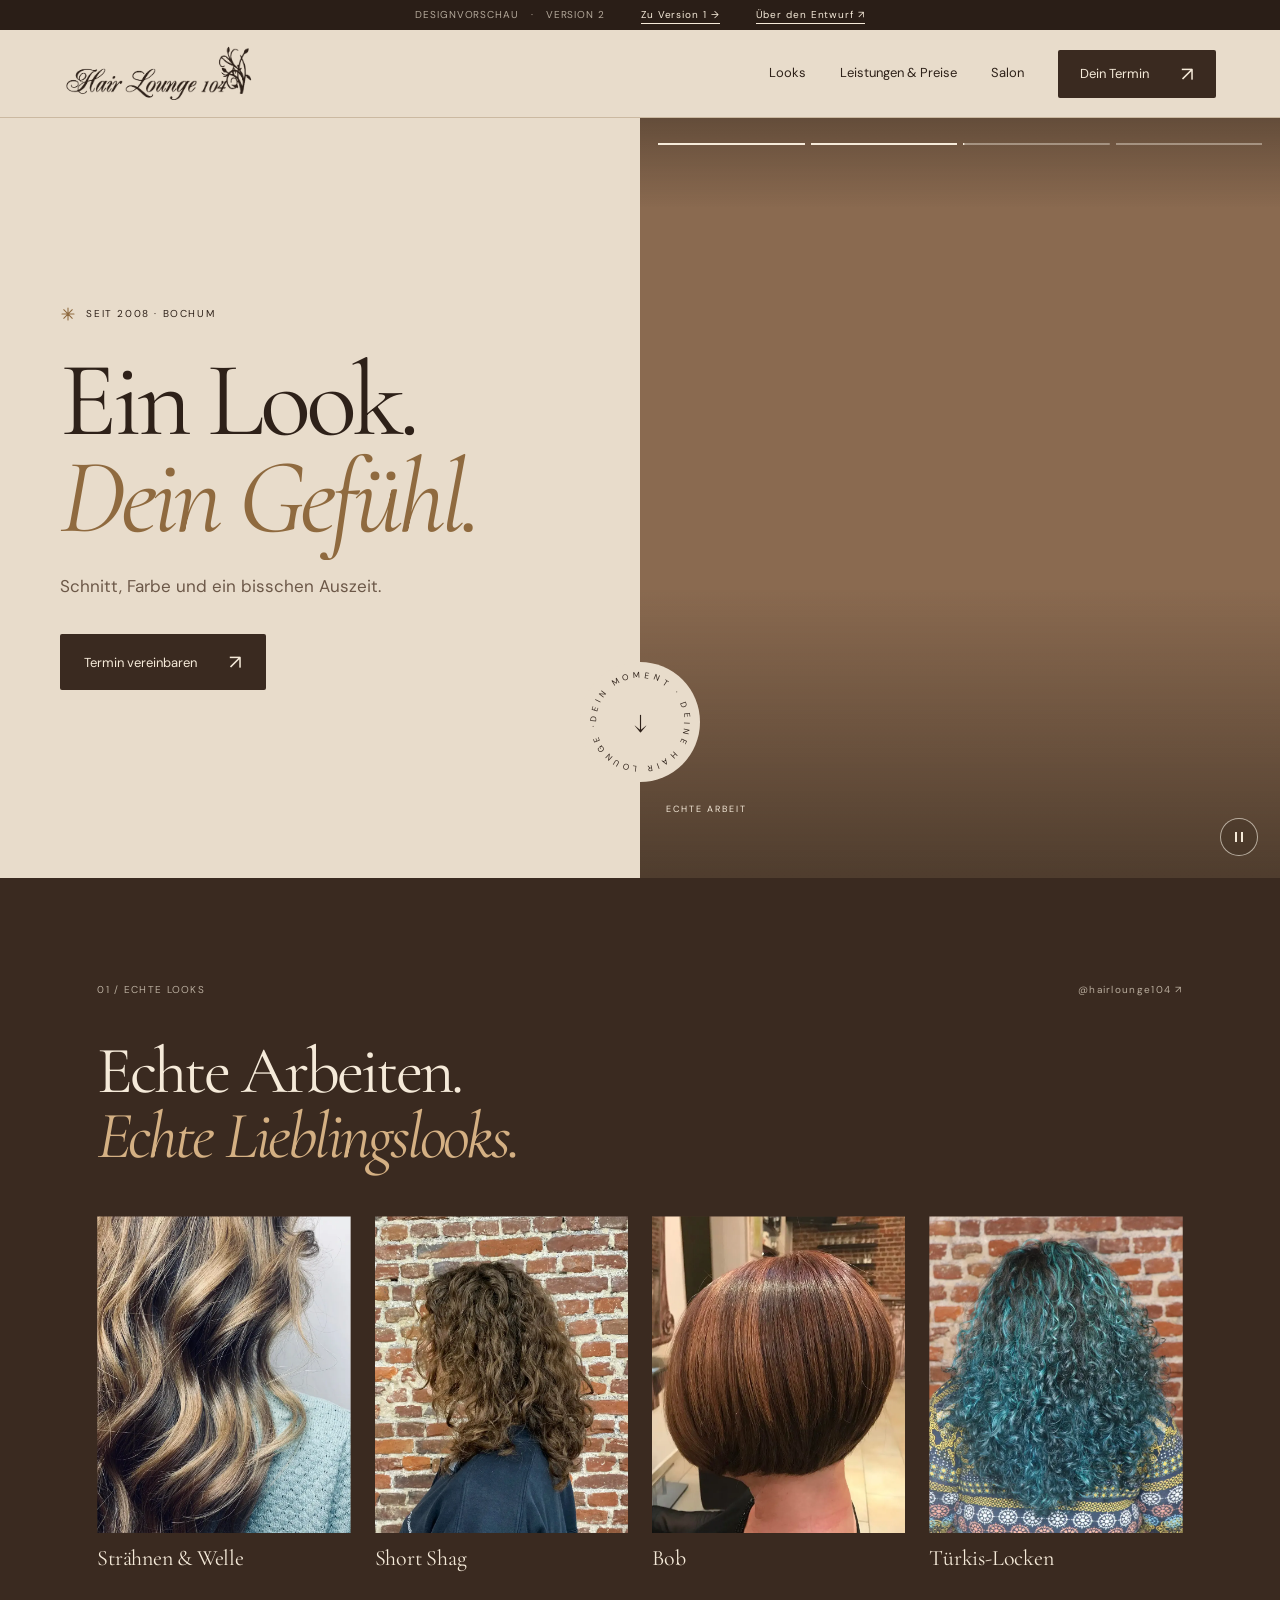
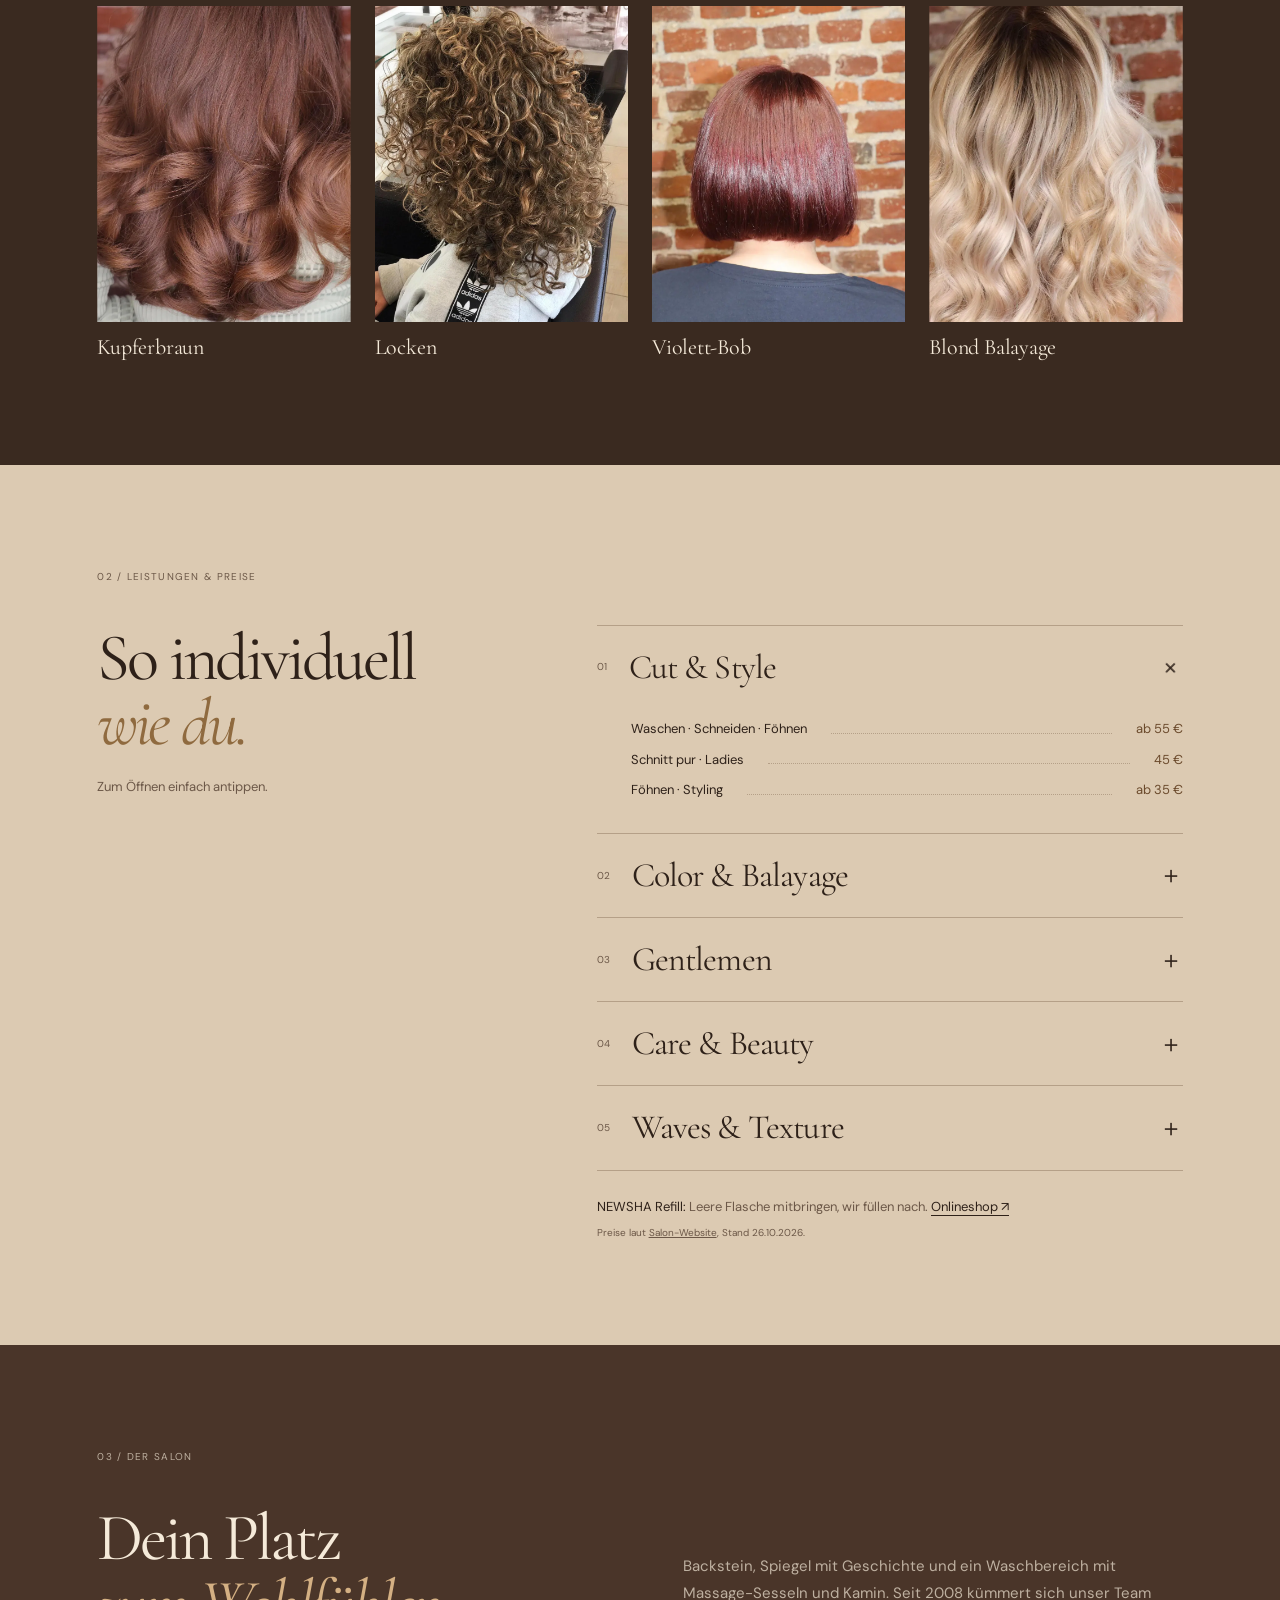
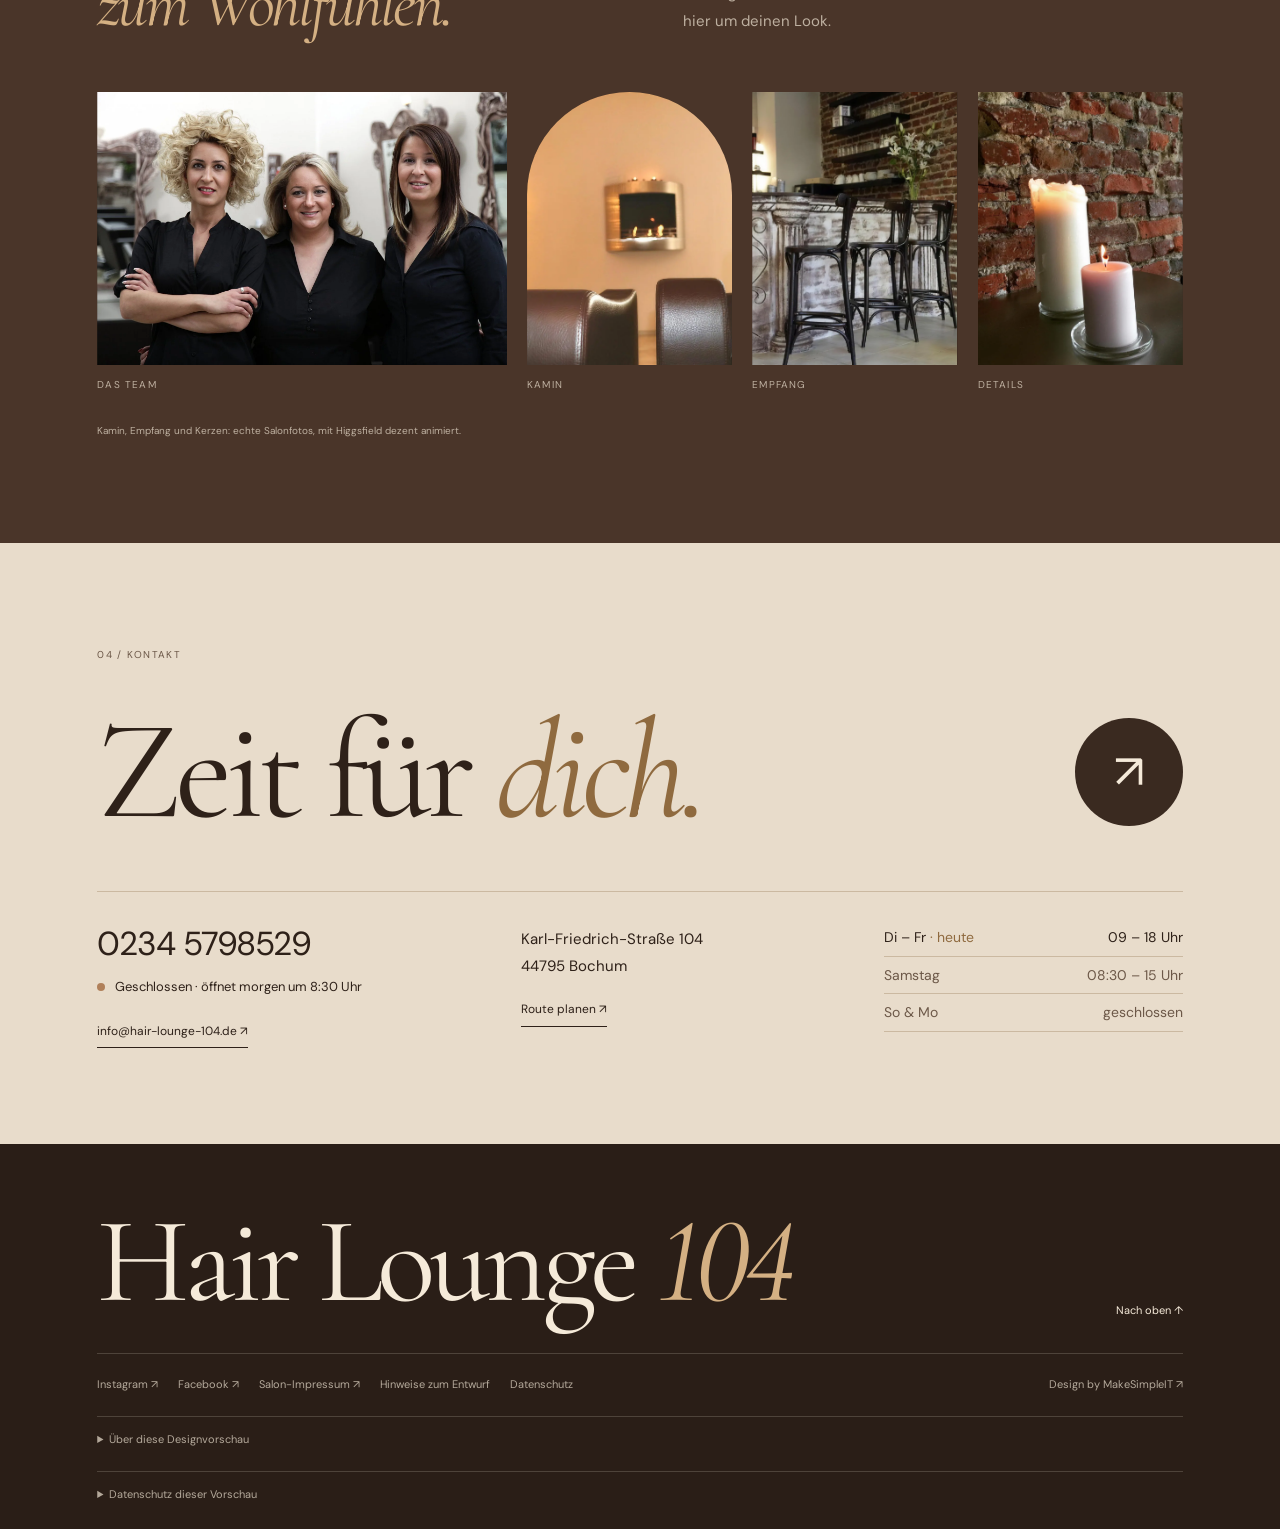
<file: v2/index.html>
<!doctype html>
<html lang="de" class="no-js">
<head>
<meta charset="utf-8"><meta name="viewport" content="width=device-width,initial-scale=1">
<title>Hair Lounge 104 — Dein Look. Dein Gefühl. | Designvorschau Version 2</title>
<meta name="description" content="Hair Lounge 104 in Bochum: Balayage, Coloration, Schnitt und Wellness-Haarwäsche seit 2008. Website-Designvorschau von MakeSimpleIT.">
<meta name="robots" content="noindex,nofollow"><meta name="theme-color" content="#f4f0e8">
<link rel="icon" href="../assets/favicon.svg" type="image/svg+xml">
<link rel="preload" href="../assets/cormorant-garamond-normal.ttf" as="font" type="font/ttf" crossorigin>
<link rel="preload" href="../assets/looks/balayage.webp" as="image">
<link rel="stylesheet" href="../assets/fonts.css"><link rel="stylesheet" href="./styles.css">
<script>document.documentElement.classList.replace('no-js', 'js');</script>
<script src="./script.js" defer></script>
</head>
<body>
<a class="skip-link" href="#main">Zum Inhalt</a>
<div class="preview-bar">DESIGNVORSCHAU <span>·</span> VERSION 2 <a class="version-link" href="../v1/">Zu Version 1 →</a><a href="#entwurf">Über den Entwurf ↗</a></div>
<header class="site-header">
  <a class="brand" href="#home" aria-label="Hair Lounge 104 – Startseite"><img src="../assets/logo.png" alt="Hair Lounge 104" width="500" height="149"></a>
  <button class="menu-toggle" type="button" aria-controls="navigation" aria-expanded="false">Menü <span aria-hidden="true">＋</span></button>
  <nav id="navigation" aria-label="Hauptnavigation">
    <a href="#looks">Looks</a><a href="#leistungen">Leistungen & Preise</a><a href="#salon">Salon</a>
    <a href="#kontakt" class="button button-dark nav-cta">Dein Termin <span aria-hidden="true">↗</span></a>
  </nav>
</header>

<main id="main">
<section class="hero" id="home" aria-labelledby="hero-title">
  <div class="hero-copy">
    <p class="eyebrow intro-item"><span class="small-star"><svg class="star" viewBox="0 0 24 24" aria-hidden="true"><path d="M12 3v18M3 12h18M5.6 5.6l12.8 12.8M18.4 5.6L5.6 18.4"/></svg></span> SEIT 2008 · BOCHUM</p>
    <h1 id="hero-title" class="split-title"><span class="line"><span>Ein Look.</span></span><span class="line"><span><em>Dein Gefühl.</em></span></span></h1>
    <p class="hero-description intro-item">Schnitt, Farbe und ein bisschen Auszeit.</p>
    <a href="#kontakt" class="button button-dark intro-item">Termin vereinbaren <span aria-hidden="true">↗</span></a>
  </div>
  <div class="hero-visual" role="group" aria-label="Echte Arbeiten aus der Hair Lounge 104">
    <figure class="slide is-active" data-name="Balayage"><img src="../assets/looks/balayage.webp" alt="Blonde Balayage mit weichen Locken, Nahaufnahme aus dem Salon" width="1200" height="1500" fetchpriority="high"></figure>
    <figure class="slide" data-name="Kupfer"><img src="../assets/looks/kupfer.webp" alt="Kupferrote Locken vor der Backsteinwand des Salons" width="1200" height="1500" decoding="async"></figure>
    <figure class="slide" data-name="Blond"><img src="../assets/looks/blond.webp" alt="Lange, strahlend blonde Wellen von hinten" width="1152" height="1440" decoding="async"></figure>
    <figure class="slide" data-name="Rot-Bob"><img src="../assets/looks/rotbob.webp" alt="Glatter, kupferroter Bob von der Seite" width="1200" height="1500" decoding="async"></figure>
    <div class="story-bars" role="group" aria-label="Look auswählen">
      <button type="button" data-slide="0" aria-pressed="true" aria-label="Look 1: Balayage"><i></i></button>
      <button type="button" data-slide="1" aria-pressed="false" aria-label="Look 2: Kupfer"><i></i></button>
      <button type="button" data-slide="2" aria-pressed="false" aria-label="Look 3: Blond"><i></i></button>
      <button type="button" data-slide="3" aria-pressed="false" aria-label="Look 4: Rot-Bob"><i></i></button>
    </div>
    <div class="hero-caption">
      <p><span>ECHTE ARBEIT</span><b class="look-name">Balayage</b></p>
      <button type="button" class="look-pause" aria-pressed="false" aria-label="Bildwechsel pausieren"><span aria-hidden="true"></span></button>
    </div>
  </div>
  <a class="hero-stamp" href="#looks" aria-label="Zu den Looks"><svg viewBox="0 0 130 130" aria-hidden="true"><defs><path id="circle" d="M65,65m-48,0a48,48 0 1,1 96,0a48,48 0 1,1 -96,0"/></defs><text><textPath href="#circle" textLength="300">DEIN MOMENT · DEINE HAIR LOUNGE · </textPath></text></svg><span aria-hidden="true">↓</span></a>
</section>

<section class="looks section-pad" id="looks" aria-labelledby="looks-title">
  <div class="section-kicker reveal"><span>01 / ECHTE LOOKS</span><a href="https://www.instagram.com/hairlounge104/?hl=de" target="_blank" rel="noopener noreferrer">@hairlounge104 ↗</a></div>
  <h2 class="reveal" id="looks-title">Echte Arbeiten.<br><em>Echte Lieblingslooks.</em></h2>
  <div class="looks-grid" tabindex="0" role="region" aria-label="Galerie mit Looks">
    <figure class="look-card"><div class="look-img reveal-clip"><img src="../assets/looks/straehnen.webp" alt="Dunkelblonde Wellen mit hellen Strähnen" width="900" height="1125" loading="lazy"></div><figcaption>Strähnen & Welle</figcaption></figure>
    <figure class="look-card"><div class="look-img reveal-clip" style="--d:80ms"><img src="../assets/looks/shag.webp" alt="Lockiger Short Shag von der Seite" width="900" height="1125" loading="lazy"></div><figcaption>Short Shag</figcaption></figure>
    <figure class="look-card"><div class="look-img reveal-clip" style="--d:160ms"><img src="../assets/looks/bob.webp" alt="Brauner Bob mit Glanz von hinten" width="864" height="1080" loading="lazy"></div><figcaption>Bob</figcaption></figure>
    <figure class="look-card"><div class="look-img reveal-clip" style="--d:240ms"><img src="../assets/looks/tuerkis.webp" alt="Türkis gefärbte Locken von hinten" width="900" height="1125" loading="lazy"></div><figcaption>Türkis-Locken</figcaption></figure>
    <figure class="look-card"><div class="look-img reveal-clip"><img src="../assets/looks/kupferbraun.webp" alt="Kupferbraune Locken von hinten" width="900" height="1125" loading="lazy"></div><figcaption>Kupferbraun</figcaption></figure>
    <figure class="look-card"><div class="look-img reveal-clip" style="--d:80ms"><img src="../assets/looks/locken.webp" alt="Definierte Naturlocken nach dem Styling" width="900" height="1125" loading="lazy"></div><figcaption>Locken</figcaption></figure>
    <figure class="look-card"><div class="look-img reveal-clip" style="--d:160ms"><img src="../assets/looks/violett.webp" alt="Violetter Bob von hinten" width="900" height="1125" loading="lazy"></div><figcaption>Violett-Bob</figcaption></figure>
    <figure class="look-card"><div class="look-img reveal-clip" style="--d:240ms"><img src="../assets/looks/blond-balayage.webp" alt="Blonde Balayage mit dunklerem Ansatz" width="900" height="1125" loading="lazy"></div><figcaption>Blond Balayage</figcaption></figure>
  </div>
</section>

<section class="services section-pad" id="leistungen" aria-labelledby="services-title">
  <div class="section-kicker reveal"><span>02 / LEISTUNGEN & PREISE</span></div>
  <div class="services-grid">
    <div class="services-heading reveal">
      <h2 id="services-title">So individuell<br><em>wie du.</em></h2>
      <p>Zum Öffnen einfach antippen.</p>
    </div>
    <div class="price-list reveal">
      <details open data-preview="../assets/looks/bob.webp"><summary><span class="service-number">01</span><span class="service-name">Cut & Style</span><span class="service-plus" aria-hidden="true">＋</span></summary><div class="price-content"><dl><div><dt>Waschen · Schneiden · Föhnen</dt><dd>ab 55 €</dd></div><div><dt>Schnitt pur · Ladies</dt><dd>45 €</dd></div><div><dt>Föhnen · Styling</dt><dd>ab 35 €</dd></div></dl></div></details>
      <details data-preview="../assets/looks/balayage.webp"><summary><span class="service-number">02</span><span class="service-name">Color & Balayage</span><span class="service-plus" aria-hidden="true">＋</span></summary><div class="price-content"><dl><div><dt>Ansatzcoloration</dt><dd>ab 50 €</dd></div><div><dt>Globalcoloration</dt><dd>ab 85 €</dd></div><div><dt>Strähnen Oberkopf</dt><dd>ab 89 €</dd></div><div><dt>Ansatzsträhnen komplett</dt><dd>ab 110 €</dd></div><div><dt>Neusträhnen komplett</dt><dd>ab 150 €</dd></div><div><dt>Glossing</dt><dd>ab 55 €</dd></div><div><dt>Balayage · neu oder Auffrischung</dt><dd>auf Anfrage</dd></div></dl></div></details>
      <details data-preview="../assets/salon/raum.webp"><summary><span class="service-number">03</span><span class="service-name">Gentlemen</span><span class="service-plus" aria-hidden="true">＋</span></summary><div class="price-content"><dl><div><dt>Waschen · Schneiden · Styling · Kopfmassage</dt><dd>35 €</dd></div><div><dt>Schnitt pur</dt><dd>31 €</dd></div><div><dt>Konturenschneiden</dt><dd>18 €</dd></div><div><dt>Maschinenhaarschnitt</dt><dd>19 €</dd></div><div><dt>Bartstutzen</dt><dd>ab 15 €</dd></div><div><dt>Herrentönung</dt><dd>ab 50 €</dd></div><div><dt>Kinderhaarschnitt</dt><dd>ab 27 €</dd></div></dl></div></details>
      <details data-preview="../assets/salon/wellness.webp"><summary><span class="service-number">04</span><span class="service-name">Care & Beauty</span><span class="service-plus" aria-hidden="true">＋</span></summary><div class="price-content"><dl><div><dt>Haarkur</dt><dd>12 €</dd></div><div><dt>Intensivmaske</dt><dd>15 €</dd></div><div><dt>Rescue System</dt><dd>ab 45 €</dd></div><div><dt>Augenbrauen färben</dt><dd>12 €</dd></div><div><dt>Augenbrauen zupfen</dt><dd>15 €</dd></div><div><dt>Wimpern färben</dt><dd>15 €</dd></div></dl></div></details>
      <details data-preview="../assets/looks/locken.webp"><summary><span class="service-number">05</span><span class="service-name">Waves & Texture</span><span class="service-plus" aria-hidden="true">＋</span></summary><div class="price-content"><dl><div><dt>Dauerwelle</dt><dd>ab 65 €</dd></div><div><dt>Papilottenwelle</dt><dd>ab 75 €</dd></div></dl></div></details>
      <p class="refill"><b>NEWSHA Refill:</b> Leere Flasche mitbringen, wir füllen nach. <a href="https://www.newsha.de/shoppartner/13081" target="_blank" rel="noopener noreferrer">Onlineshop ↗</a></p>
      <p class="price-source">Preise laut <a href="https://www.hair-lounge-104.de/preise/" target="_blank" rel="noopener noreferrer">Salon-Website</a>, Stand 26.10.2026.</p>
    </div>
  </div>
  <div class="service-preview" aria-hidden="true"><img src="../assets/looks/bob.webp" alt="" width="900" height="1125" loading="lazy"></div>
</section>

<section class="salon section-pad" id="salon" aria-labelledby="salon-title">
  <div class="section-kicker reveal"><span>03 / DER SALON</span></div>
  <div class="salon-head">
    <h2 class="reveal" id="salon-title">Dein Platz<br><em>zum Wohlfühlen.</em></h2>
    <p class="reveal">Backstein, Spiegel mit Geschichte und ein Waschbereich mit Massage-Sesseln und Kamin. Seit 2008 kümmert sich unser Team hier um deinen Look.</p>
  </div>
  <div class="salon-media">
    <figure class="salon-team"><div class="media reveal-clip"><img src="../assets/team.webp" alt="Das Team der Hair Lounge 104 im Salon" width="1600" height="1066" loading="lazy"></div><figcaption>Das Team</figcaption></figure>
    <div class="salon-loops">
      <figure><div class="media arch reveal-clip" style="--d:80ms"><video class="loop" muted loop playsinline preload="none" poster="../assets/salon/kamin.webp" data-src="../assets/loops/kamin.mp4" aria-label="Waschbereich mit Kamin und Ledersesseln, das Feuer flackert"></video></div><figcaption>Kamin</figcaption></figure>
      <figure><div class="media reveal-clip" style="--d:160ms"><video class="loop" muted loop playsinline preload="none" poster="../assets/salon/bar.webp" data-src="../assets/loops/bar.mp4" aria-label="Empfangstheke mit Barhockern, Backsteinwand und Lilien"></video></div><figcaption>Empfang</figcaption></figure>
      <figure><div class="media reveal-clip" style="--d:240ms"><video class="loop" muted loop playsinline preload="none" poster="../assets/salon/kerzen.webp" data-src="../assets/loops/kerzen.mp4" aria-label="Zwei brennende Kerzen vor der Backsteinwand"></video></div><figcaption>Details</figcaption></figure>
    </div>
  </div>
  <p class="loop-note">Kamin, Empfang und Kerzen: echte Salonfotos, mit Higgsfield dezent animiert.</p>
</section>

<section class="contact section-pad" id="kontakt" aria-labelledby="contact-title">
  <div class="section-kicker reveal"><span>04 / KONTAKT</span></div>
  <div class="contact-heading">
    <h2 id="contact-title" class="split-title reveal-lines"><span class="line"><span>Zeit für <em>dich.</em></span></span></h2>
    <a class="contact-circle magnetic" href="tel:+492345798529" aria-label="Salon anrufen: 0234 5798529"><span aria-hidden="true">↗</span></a>
  </div>
  <div class="contact-grid reveal">
    <div class="contact-primary">
      <a class="phone" href="tel:+492345798529">0234 5798529</a>
      <p class="open-status" hidden><span class="status-dot" aria-hidden="true"></span><span class="status-text"></span></p>
      <a class="text-link" href="mailto:info@hair-lounge-104.de">info@hair-lounge-104.de ↗</a>
    </div>
    <div>
      <address>Karl-Friedrich-Straße 104<br>44795 Bochum</address>
      <a class="text-link" href="https://www.google.com/maps/search/?api=1&query=Hair+Lounge+104+Karl-Friedrich-Stra%C3%9Fe+104+44795+Bochum" target="_blank" rel="noopener noreferrer">Route planen ↗</a>
    </div>
    <dl class="hours">
      <div data-days="2,3,4,5"><dt>Di – Fr</dt><dd>09 – 18 Uhr</dd></div>
      <div data-days="6"><dt>Samstag</dt><dd>08:30 – 15 Uhr</dd></div>
      <div data-days="0,1"><dt>So & Mo</dt><dd>geschlossen</dd></div>
    </dl>
  </div>
</section>
</main>

<footer class="footer">
  <div class="footer-top"><a href="#home" class="footer-wordmark"><span>Hair Lounge <em>104</em></span></a><a class="back-top" href="#home">Nach oben ↑</a></div>
  <div class="footer-bottom">
    <div><a href="https://www.instagram.com/hairlounge104/?hl=de" target="_blank" rel="noopener noreferrer">Instagram ↗</a><a href="https://www.facebook.com/hairlounge104/?locale=de_DE" target="_blank" rel="noopener noreferrer">Facebook ↗</a><a href="https://www.hair-lounge-104.de/impressum/" target="_blank" rel="noopener noreferrer">Salon-Impressum ↗</a><a href="#entwurf">Hinweise zum Entwurf</a><a href="#datenschutz">Datenschutz</a></div>
    <span>Design by <a href="https://makesimpleit.de" target="_blank" rel="noopener noreferrer">MakeSimpleIT ↗</a></span>
  </div>
  <details class="draft-info" id="entwurf"><summary>Über diese Designvorschau</summary><p>Unabhängiger Website-Entwurf von MakeSimpleIT für Hair Lounge 104. Dies ist eine Vorschau und nicht die offizielle Website des Salons. Anruf-, E-Mail-, Shop- und Social-Media-Links führen zu den echten Angeboten des Salons.</p><p>Alle Fotos sind echte Aufnahmen der Hair Lounge 104: Logo und Teamfoto von <a href="https://www.hair-lounge-104.de/">hair-lounge-104.de</a>, Looks und Salonbilder vom Instagram-Profil <a href="https://www.instagram.com/hairlounge104/">@hairlounge104</a>. Die Looks zeigen bewusst keine Gesichter. Einzelne Fotos wurden mit Higgsfield hochskaliert; Kamin, Empfang und Kerzen sind echte Fotos, die mit Higgsfield dezent animiert wurden. Texte sind Gestaltungsvorschläge; Leistungen, Preise, Kontaktdaten und Salon-Angebote stammen von der offiziellen Website und dem Instagram-Profil, abgerufen am 26.10.2026. Der Öffnungsstatus folgt den regulären Öffnungszeiten, ohne Feiertage und Urlaub.</p></details>
  <details class="draft-info" id="datenschutz"><summary>Datenschutz dieser Vorschau</summary><p>Diese statische Vorschau verwendet keine Analysewerkzeuge, Formulare oder eingebetteten Social-Media-Dienste. Bilder, Videos und Schriften werden lokal mit der Seite ausgeliefert. Beim Aufruf verarbeitet der Hostinganbieter GitHub technische Zugriffsdaten. Informationen dazu findest du in der <a href="https://docs.github.com/de/site-policy/privacy-policies/github-general-privacy-statement" target="_blank" rel="noopener noreferrer">Datenschutzerklärung von GitHub</a>. Externe Angebote werden erst über die jeweiligen Links geöffnet. Kontakt zum Ersteller: <a href="mailto:info@makesimpleit.de">info@makesimpleit.de</a>.</p></details>
</footer>
</body>
</html>
</file>
<file: assets/fonts.css>
@font-face {
  font-family: 'Cormorant Garamond';
  font-style: italic;
  font-weight: 400;
  font-display: swap;
  src: url(./cormorant-garamond-italic.ttf) format('truetype');
}
@font-face {
  font-family: 'Cormorant Garamond';
  font-style: normal;
  font-weight: 400;
  font-display: swap;
  src: url(./cormorant-garamond-normal.ttf) format('truetype');
}
@font-face {
  font-family: 'DM Sans';
  font-style: normal;
  font-weight: 400;
  font-display: swap;
  src: url(./dm-sans-normal.ttf) format('truetype');
}
</file>
<file: v1/styles.css>
:root {
  --paper: #f4f0e8; --paper-2: #eae5da; --sand: #ded3be; --ink: #26241f; --muted: #70695e;
  --gold: #a0824b; --gold-light: #c3ac7c; --line: #d9d1c3; --dark: #292c25;
  --serif: 'Cormorant Garamond', Georgia, serif; --sans: 'DM Sans', Arial, sans-serif;
  --ease-out: cubic-bezier(.23, 1, .32, 1); --ease-in-out: cubic-bezier(.77, 0, .175, 1);
  --pad-x: 7.6%;
}

/* Base */
*, *::before, *::after { box-sizing: border-box; }
html { scroll-behavior: smooth; scroll-padding-top: 90px; }
body { margin: 0; background: var(--paper); color: var(--ink); font-family: var(--sans); font-size: 16px; line-height: 1.6; overflow-x: clip; }
a { color: inherit; text-decoration: none; }
button { font: inherit; color: inherit; }
img, video { display: block; width: 100%; height: auto; object-fit: cover; }
h1, h2, p, figure, dl, dd { margin: 0; }
h1, h2 { font-family: var(--serif); font-weight: 400; line-height: .98; letter-spacing: -.045em; }
.slide-count, .facts dd, .footer-wordmark, .look-more { font-variant-numeric: lining-nums; }
h2 { font-size: clamp(48px, 5.4vw, 84px); }
em { font-weight: 400; color: var(--gold); }
p + p { margin-top: 20px; }
a, button, summary { -webkit-tap-highlight-color: transparent; }
a:focus-visible, button:focus-visible, summary:focus-visible, .looks-track:focus-visible { outline: 2px solid #aa752f; outline-offset: 6px; }
::selection { background: #d8c8aa; color: var(--ink); }
.visually-hidden { position: absolute; width: 1px; height: 1px; overflow: hidden; clip-path: inset(50%); white-space: nowrap; }
.skip-link { position: fixed; top: 8px; left: 12px; padding: 12px; background: var(--ink); color: #fff; z-index: 300; transform: translateY(-160%); }
.skip-link:focus { transform: none; }

/* Preview bar & header */
.preview-bar { min-height: 30px; display: flex; align-items: center; justify-content: center; gap: 12px; padding: 6px 24px; background: var(--dark); color: #e9e3d7; font-size: 10px; letter-spacing: .09em; }
.preview-bar > a { margin-left: 24px; border-bottom: 1px solid #8a8b7d; }
.site-header { height: 92px; padding: 0 5%; display: flex; align-items: center; justify-content: space-between; background: rgba(244, 240, 232, .94); backdrop-filter: blur(10px); -webkit-backdrop-filter: blur(10px); position: sticky; top: 0; z-index: 40; border-bottom: 1px solid var(--line); transition: transform 450ms var(--ease-out); }
.site-header.is-hidden { transform: translateY(-101%); }
.brand { width: 196px; }
.brand img { filter: brightness(0); }
.site-header nav { display: flex; align-items: center; gap: 34px; font-size: 13px; }
.site-header nav > a:not(.button) { padding: 12px 0; background: linear-gradient(currentColor, currentColor) 0 calc(100% - 8px) / 0 1px no-repeat; transition: background-size 300ms var(--ease-out); }
.menu-toggle { display: none; }

/* Buttons & links */
.button { display: inline-flex; align-items: center; justify-content: center; gap: 35px; min-height: 54px; border-radius: 2px; padding: 16px 24px; font-size: 13px; line-height: 1.2; transition: transform 160ms var(--ease-out), background-color 200ms ease, color 200ms ease; }
.button span { font-size: 20px; transition: transform 200ms var(--ease-out); }
.button-dark { color: var(--paper); background: var(--ink); }
.button-outline { border: 1px solid var(--ink); background: transparent; }
.button:active { transform: scale(.97); }
.nav-cta { min-height: 46px; padding: 12px 22px; }
.text-link { display: inline-flex; gap: 20px; align-items: center; font-size: 13px; padding: 7px 0; border-bottom: 1px solid currentColor; width: fit-content; }
.text-link span { font-size: 18px; transition: transform 200ms var(--ease-out); }
.eyebrow { font-size: 10px; letter-spacing: .16em; line-height: 1.6; font-weight: 400; }

/* Hero */
.hero { position: relative; display: grid; grid-template-columns: 52% 48%; max-width: 1800px; margin: auto; }
.hero-copy { padding: 58px 4% 54px 9.45%; position: relative; z-index: 2; display: flex; flex-direction: column; justify-content: center; }
.hero .eyebrow { display: flex; align-items: center; gap: 10px; }
.small-star { font-size: 16px; color: var(--gold); line-height: 1; }
.star { display: block; width: 1em; height: 1em; fill: none; stroke: currentColor; stroke-width: 1.6; stroke-linecap: round; }

.hero h1 { font-size: clamp(85px, 8.3vw, 148px); margin: 34px -90px 26px 0; line-height: .92; position: relative; z-index: 3; }
.split-title .line { display: block; overflow: hidden; padding: 0 .14em .12em 0; margin-bottom: -.12em; }
.split-title .line > span { display: block; }
.hero h1 em { white-space: nowrap; }
.hero-description { font-size: 16px; color: #655e53; line-height: 1.8; }
.hero-actions { display: flex; gap: 27px; align-items: center; margin-top: 32px; }
.look-index { display: flex; flex-wrap: wrap; align-items: center; gap: 4px 24px; margin-top: 46px; max-width: 540px; }
.look-index button { position: relative; display: flex; align-items: baseline; gap: 8px; padding: 10px 0 12px; border: 0; background: none; color: var(--muted); font-size: 12px; cursor: pointer; transition: color 200ms ease; }
.look-index button[aria-pressed="true"] { color: var(--ink); }
.look-num { font-size: 9px; letter-spacing: .1em; }
.look-bar { position: absolute; left: 0; right: 0; bottom: 0; height: 1px; background: var(--line); overflow: hidden; }
.look-bar i { position: absolute; inset: 0; background: var(--gold); transform: scaleX(0); transform-origin: left; }
[aria-pressed="true"] > .look-bar i { transform: scaleX(1); }
.js .look-index.is-playing [aria-pressed="true"] > .look-bar i { transform: scaleX(0); }
.look-index .look-pause { width: 32px; height: 32px; padding: 0; border: 1px solid var(--line); border-radius: 50%; display: grid; place-items: center; color: var(--ink); }
.look-pause span { width: 8px; height: 10px; border-left: 2px solid currentColor; border-right: 2px solid currentColor; }
.look-pause[aria-pressed="true"] span { width: 0; height: 0; border: 0; border-left: 8px solid currentColor; border-top: 5px solid transparent; border-bottom: 5px solid transparent; margin-left: 2px; }
.no-js .look-index { display: none; }

.hero-visual { position: relative; height: clamp(560px, calc(100svh - 150px), 780px); overflow: hidden; background: #b89f80; }
.slide { position: absolute; inset: 0; overflow: hidden; clip-path: inset(100% 0 0 0); }
.slide.is-active { clip-path: inset(0); z-index: 1; }
.slide img { width: 100%; height: 100%; object-fit: cover; transform-origin: 50% 55%; }
.hero-visual::after { content: ''; position: absolute; inset: 62% 0 0; background: linear-gradient(transparent, rgba(20, 16, 12, .45)); pointer-events: none; z-index: 2; }
.hero-caption { position: absolute; left: 28px; right: 28px; bottom: 22px; display: flex; justify-content: space-between; align-items: flex-end; gap: 20px; color: #fff8eb; font-size: 10px; letter-spacing: .2em; z-index: 3; }
.slide-count { font-family: var(--serif); font-size: 15px; letter-spacing: .02em; }
.slide-count b { display: inline-block; font-weight: 400; font-size: 46px; line-height: 1; letter-spacing: -.02em; }
.hero-stamp { position: absolute; left: calc(52% - 62px); bottom: 118px; width: 124px; height: 124px; display: grid; place-items: center; background: var(--paper); border-radius: 50%; z-index: 4; transition: transform 500ms var(--ease-out); }
.hero-stamp svg { position: absolute; inset: 0; width: 100%; height: 100%; font-family: var(--sans); font-size: 9px; letter-spacing: 2px; fill: var(--ink); animation: spin 26s linear infinite; }
.hero-stamp > span { font-size: 32px; font-family: var(--serif); }
@keyframes spin { to { transform: rotate(360deg); } }

/* Hero intro: hidden only with JavaScript; a delayed failsafe reveals it if the script never runs */
.js .hero .split-title .line > span { transform: translateY(112%); transition: transform 1200ms var(--ease-out); animation: failsafe 0s 4s forwards; }
.js .hero .split-title .line:nth-child(2) > span { transition-delay: 90ms; }
.js .intro-item { opacity: 0; transform: translateY(20px); transition: opacity 900ms var(--ease-out), transform 900ms var(--ease-out); animation: failsafe 0s 4s forwards; }
.js .hero-description { transition-delay: 240ms; }
.js .hero-actions { transition-delay: 320ms; }
.js .look-index { transition-delay: 400ms; }
.js .hero-visual { clip-path: inset(0 0 100% 0); transition: clip-path 1400ms var(--ease-in-out) 100ms; animation: failsafe-clip 0s 4s forwards; }
.js .hero-stamp { scale: 0; transition: scale 900ms var(--ease-out) 700ms, transform 500ms var(--ease-out); animation: failsafe-scale 0s 4s forwards; }
.intro-ready .hero .split-title .line > span, .intro-ready .intro-item { opacity: 1; transform: none; }
.intro-ready .hero-visual { clip-path: inset(0); }
.intro-ready .hero-stamp { scale: 1; }
@keyframes failsafe { to { opacity: 1; transform: none; } }
@keyframes failsafe-clip { to { clip-path: inset(0); } }
@keyframes failsafe-scale { to { scale: 1; } }

/* Preloader, created by script.js on the first visit of a session */
.preloader { position: fixed; inset: 0; z-index: 250; display: grid; place-items: center; align-content: center; gap: 22px; background: var(--paper); }
.preloader img { width: min(300px, 62vw); filter: brightness(0); }
.preloader p { font-size: 10px; letter-spacing: .3em; color: var(--muted); }

/* Marquee */
.marquee { padding: 21px 6%; background: var(--dark); color: #efe7d8; }
.marquee-list { display: flex; flex-wrap: wrap; justify-content: center; align-items: center; gap: 12px 26px; margin: 0; padding: 0; list-style: none; }
.marquee-list li { display: flex; align-items: center; gap: 26px; font-size: 11.5px; line-height: 1.4; letter-spacing: .28em; text-transform: uppercase; white-space: nowrap; }
.marquee-list li + li::before { content: ''; width: 11px; height: 11px; background: var(--gold-light); -webkit-mask: url("data:image/svg+xml,%3Csvg xmlns='http://www.w3.org/2000/svg' viewBox='0 0 24 24'%3E%3Cpath d='M12 3v18M3 12h18M5.6 5.6l12.8 12.8M18.4 5.6L5.6 18.4' fill='none' stroke='black' stroke-width='2' stroke-linecap='round'/%3E%3C/svg%3E") center / contain no-repeat; mask: url("data:image/svg+xml,%3Csvg xmlns='http://www.w3.org/2000/svg' viewBox='0 0 24 24'%3E%3Cpath d='M12 3v18M3 12h18M5.6 5.6l12.8 12.8M18.4 5.6L5.6 18.4' fill='none' stroke='black' stroke-width='2' stroke-linecap='round'/%3E%3C/svg%3E") center / contain no-repeat; }

/* Sections */
.section-pad { padding: 110px var(--pad-x); }
.section-kicker { display: flex; justify-content: space-between; gap: 20px; font-size: 10px; letter-spacing: .13em; margin-bottom: 55px; color: var(--muted); }
.section-kicker > span + span { letter-spacing: 0; font-size: 12px; }
.section-kicker a:hover { color: var(--ink); }

/* Scroll reveals */
.motion .reveal { opacity: 0; transform: translateY(28px); transition: opacity 1000ms var(--ease-out) var(--d, 0ms), transform 1000ms var(--ease-out) var(--d, 0ms); }
.motion .reveal.is-in { opacity: 1; transform: none; }
.motion .reveal-clip { clip-path: inset(10% 7% 10% 7%); transition: clip-path 1300ms var(--ease-in-out) var(--d, 0ms); }
.motion .reveal-clip > img, .motion .reveal-clip > video { scale: 1.18; transition: scale 1700ms var(--ease-out) var(--d, 0ms); }
.motion .reveal-clip.is-in { clip-path: inset(0); }
.motion .reveal-clip.is-in > img, .motion .reveal-clip.is-in > video { scale: 1; }
.motion .reveal-lines .line > span { transform: translateY(112%); transition: transform 1200ms var(--ease-out); }
.motion .reveal-lines.is-in .line > span { transform: none; }
.parallax { overflow: hidden; }
.parallax > [data-speed] { position: relative; height: 116%; top: -8%; }

/* Intro */
.intro-grid { display: grid; grid-template-columns: 1fr .8fr; gap: 12%; align-items: start; margin-bottom: 60px; }
.intro-text { max-width: 430px; padding-top: 6px; font-size: 15px; color: #5d584e; line-height: 1.9; }
.intro-text .text-link { margin-top: 20px; color: var(--ink); }
.salon-photo { height: clamp(380px, 38vw, 560px); position: relative; }
.salon-photo > img { height: 116%; object-position: 50% 55%; }
.photo-label { position: absolute; bottom: 0; left: 0; right: 0; padding: 55px 28px 23px; display: flex; justify-content: space-between; gap: 12px; color: #fff; background: linear-gradient(transparent, rgba(0, 0, 0, .65)); font-size: 10px; letter-spacing: .08em; }
.facts { display: grid; grid-template-columns: repeat(4, 1fr); margin-top: 56px; border-top: 1px solid var(--line); }
.facts > div { padding: 26px 24px 0 0; }
.facts > div + div { padding-left: 24px; border-left: 1px solid var(--line); }
.facts dt { font-size: 10px; letter-spacing: .14em; text-transform: uppercase; color: var(--muted); }
.facts dd { margin-top: 10px; font-family: var(--serif); font-size: clamp(28px, 2.4vw, 36px); line-height: 1.05; letter-spacing: -.02em; }
.facts .count { color: var(--gold); font-variant-numeric: tabular-nums; }

/* Looks gallery */
.looks { position: relative; }
.looks-pin { padding: 110px 0 90px; }
.looks-head { padding: 0 var(--pad-x); }
.looks-title-row { display: flex; justify-content: space-between; align-items: flex-end; gap: 30px; margin-bottom: 48px; }
.looks-title-row p { font-size: 13px; color: var(--muted); text-align: right; }
.looks-track { display: flex; align-items: flex-start; gap: 28px; padding: 0 var(--pad-x) 6px; overflow-x: auto; scroll-snap-type: x mandatory; scroll-padding: 0 var(--pad-x); scrollbar-width: none; }
.looks-track::-webkit-scrollbar { display: none; }
.look-card { flex: 0 0 clamp(240px, 24vw, 360px); margin: 0; scroll-snap-align: start; }
.look-card:nth-child(even) { margin-top: 56px; }
.look-img { aspect-ratio: 4 / 5; overflow: hidden; background: #d9cbb4; }
.look-img img { height: 100%; transition: scale 800ms var(--ease-out); }
.look-card figcaption { display: flex; gap: 12px; align-items: baseline; margin-top: 14px; font-family: var(--serif); font-size: 25px; letter-spacing: -.01em; line-height: 1.2; }
.look-card figcaption span { font-family: var(--sans); font-size: 10px; letter-spacing: .1em; color: var(--muted); }
.look-more { aspect-ratio: 4 / 5; display: flex; flex-direction: column; justify-content: space-between; padding: 30px; background: var(--dark); color: var(--paper); font-family: var(--serif); font-size: clamp(32px, 3vw, 44px); line-height: 1.02; letter-spacing: -.02em; }
.look-more em { color: var(--gold-light); }
.look-more-arrow { align-self: flex-end; font-size: 48px; transition: transform 300ms var(--ease-out); }
.looks-progress { position: relative; height: 1px; margin: 40px var(--pad-x) 0; background: var(--line); }
.looks-progress span { position: absolute; inset: 0; background: var(--ink); transform: scaleX(0); transform-origin: left; }
.looks.is-pinned .looks-pin { position: sticky; top: 0; height: 100vh; padding: 0; display: flex; flex-direction: column; justify-content: center; overflow: hidden; }
.looks.is-pinned .looks-track { width: max-content; overflow: visible; scroll-snap-type: none; will-change: transform; }
.looks.is-pinned .look-card { flex-basis: min(23vw, calc((100vh - 400px) * .78)); }
.looks.is-pinned .look-card:nth-child(even) { margin-top: 40px; }
.looks.is-pinned .look-img img { scale: 1.16; }

/* Services */
.services { background: var(--paper-2); }
.services-grid { display: grid; grid-template-columns: .85fr 1.15fr; gap: 10%; }
.services-heading { position: sticky; top: 130px; align-self: start; }
.services-heading p { font-size: 14px; max-width: 310px; color: #5d584e; line-height: 1.9; margin-top: 26px; }
.services-heading .small-text { font-size: 11px; color: var(--muted); }
.price-list { border-top: 1px solid #bfb6a5; }
.price-list details { border-bottom: 1px solid #bfb6a5; }
.price-list summary { list-style: none; cursor: pointer; display: flex; gap: 23px; align-items: center; padding: 26px 0; }
.price-list summary::-webkit-details-marker { display: none; }
.service-number { font-size: 10px; align-self: flex-start; margin-top: 10px; color: var(--muted); }
.service-name { font-family: var(--serif); font-size: 36px; letter-spacing: -.025em; line-height: 1.15; transition: translate 400ms var(--ease-out); }
.service-name small { display: block; font-family: var(--sans); font-size: 11px; color: var(--muted); letter-spacing: 0; margin-top: 8px; }
.service-plus { margin-left: auto; font-size: 24px; transition: transform 300ms var(--ease-out); }
details[open] .service-plus { transform: rotate(45deg); }
.price-content { padding: 0 0 24px 35px; }
.price-content dl > div { display: flex; justify-content: space-between; gap: 20px; font-size: 12px; line-height: 1.7; margin: 12px 0; }
.price-content dl > div::after { content: ''; order: 1; flex: 1; border-bottom: 1px dotted #bfb6a5; margin: 0 4px 6px; }
.price-content dd { order: 2; margin: 0; white-space: nowrap; color: #62513a; }
.price-source { font-size: 10px; color: var(--muted); margin-top: 24px; line-height: 1.7; }
.price-source a { text-decoration: underline; }
@supports (interpolate-size: allow-keywords) {
  .price-list { interpolate-size: allow-keywords; }
  .price-list details::details-content { height: 0; overflow: clip; transition: height 500ms var(--ease-out), content-visibility 500ms allow-discrete; }
  .price-list details[open]::details-content { height: auto; }
}
.service-preview { display: none; }
.has-preview .service-preview { display: block; position: fixed; left: 0; top: 0; width: 210px; aspect-ratio: 4 / 5; overflow: hidden; pointer-events: none; z-index: 30; opacity: 0; scale: .9; rotate: -3deg; transition: opacity 250ms var(--ease-out), scale 400ms var(--ease-out), rotate 400ms var(--ease-out); box-shadow: 0 30px 60px -24px rgba(38, 36, 31, .45); }
.has-preview .service-preview.is-visible { opacity: 1; scale: 1; rotate: 0deg; }
.service-preview img { height: 100%; }

/* Wellness */
.wellness { display: grid; grid-template-columns: 1.1fr .9fr; gap: 8%; align-items: center; }
.wellness-media { display: grid; grid-template-columns: 1.25fr 1fr; gap: 22px; align-items: end; }
.arch { position: relative; aspect-ratio: 3 / 4; border-radius: 999px 999px 0 0; overflow: hidden; background: #c4a37c; }
.arch video { width: 100%; height: 100%; }
.arch figcaption { position: absolute; left: 0; right: 0; bottom: 18px; padding: 0 12px; text-align: center; color: #fff8eb; font-size: 10px; letter-spacing: .2em; text-transform: uppercase; z-index: 1; }
.arch::after { content: ''; position: absolute; inset: 70% 0 0; background: linear-gradient(transparent, rgba(20, 16, 12, .4)); }
.wellness-photo { aspect-ratio: 4 / 5; margin-bottom: 70px; }
.wellness-copy > p:not(.eyebrow) { font-size: 15px; line-height: 1.9; color: #5d584e; max-width: 430px; }
.wellness-copy h2 { margin: 26px 0 28px; }
.ticks { list-style: none; padding: 0; margin: 28px 0 32px; display: flex; flex-wrap: wrap; gap: 10px; }
.ticks li { border: 1px solid var(--line); border-radius: 99px; padding: 8px 16px; font-size: 12px; }

/* Team */
.team { display: grid; grid-template-columns: 1.15fr .85fr; gap: 9%; align-items: center; background: var(--paper-2); }
.team-image .media { aspect-ratio: 1.2; }
.team-image .media img { object-position: center; }
.photo-index { font-size: 9px; letter-spacing: .14em; margin-top: 14px; }
.team-copy .eyebrow { margin-bottom: 28px; }
.team-copy h2 { font-size: clamp(48px, 4.9vw, 76px); margin-bottom: 30px; }
.team-copy > p:not(.eyebrow) { font-size: 14px; color: #5d584e; line-height: 1.9; max-width: 365px; }
.team-copy .text-link { margin-top: 25px; }

/* Statement */
.statement { padding: 120px 25px 110px; text-align: center; background: var(--dark); color: var(--paper); position: relative; overflow: hidden; }
.statement p { font-family: var(--serif); font-size: clamp(54px, 7.4vw, 118px); line-height: 1; letter-spacing: -.035em; }
.statement em { color: var(--gold-light); }
.statement .w { display: inline-block; }
.statement-star { display: block; color: var(--gold-light); margin: 30px auto 0; font-size: 26px; line-height: 1; animation: spin 18s linear infinite; width: fit-content; }

/* Lounge */
.lounge-heading { display: flex; justify-content: space-between; align-items: flex-end; gap: 30px; margin-bottom: 60px; }
.lounge-heading > p { font-size: 13px; color: var(--muted); text-align: right; }
.lounge-grid { display: grid; grid-template-columns: 1.3fr 1fr; column-gap: 6%; row-gap: 60px; align-items: start; }
.lounge-grid figure { margin: 0; }
.lounge-grid .media { overflow: hidden; background: #b8a58b; }
.lounge-grid video, .lounge-grid img { width: 100%; height: 100%; }
.lounge-a { grid-row: span 2; }
.lounge-a .media { aspect-ratio: 4 / 5; }
.lounge-b .media { aspect-ratio: 4 / 5; }
.lounge-b { margin-top: 110px; width: 82%; justify-self: end; }
.lounge-c .media { aspect-ratio: 16 / 11; }
.lounge-grid figcaption { display: flex; flex-wrap: wrap; justify-content: space-between; gap: 7px; margin-top: 16px; font-size: 10px; letter-spacing: .06em; }
.lounge-grid figcaption > span + span { color: var(--muted); letter-spacing: 0; }
.loop-note { margin-top: 40px; font-size: 10px; color: var(--muted); }

/* Shop */
.shop { background: var(--sand); display: grid; grid-template-columns: 1fr .8fr; gap: 10%; align-items: center; padding-top: 90px; padding-bottom: 90px; }
.shop h2 { font-size: clamp(56px, 6vw, 98px); margin-top: 24px; }
.shop em { color: #76603c; }
.shop-copy p { font-size: 14px; line-height: 1.9; }
.shop-copy .button { margin-top: 30px; }

/* Contact */
.contact { padding-top: 120px; padding-bottom: 100px; }
.contact-heading { display: flex; justify-content: space-between; align-items: center; gap: 30px; margin-bottom: 65px; }
.contact h2 { font-size: clamp(85px, 11vw, 170px); }
.contact-circle { flex-shrink: 0; width: 110px; height: 110px; border-radius: 50%; background: var(--ink); color: var(--paper); display: grid; place-items: center; font-size: 50px; line-height: 1; transition: background-color 300ms ease, translate 450ms var(--ease-out); }
.contact-circle span { transition: transform 300ms var(--ease-out); }
.contact-grid { display: grid; grid-template-columns: 1.15fr 1fr 1fr; gap: 6%; padding-top: 38px; border-top: 1px solid var(--line); }
.contact-grid .eyebrow { color: var(--muted); margin-bottom: 20px; }
.phone { font-size: clamp(26px, 2.5vw, 38px); letter-spacing: -.03em; white-space: nowrap; }
.contact-primary > p:not(.eyebrow) { font-size: 12px; color: var(--muted); margin-top: 13px; }
.contact-primary > .open-status { display: flex; align-items: center; gap: 10px; color: var(--ink); font-size: 12px; }
.open-status[hidden] { display: none !important; }
.status-dot { width: 8px; height: 8px; border-radius: 50%; background: #b0805a; }
.is-open .status-dot { background: #5d8a4a; animation: pulse 2.2s var(--ease-out) infinite; }
@keyframes pulse { from { box-shadow: 0 0 0 0 rgba(93, 138, 74, .5); } to { box-shadow: 0 0 0 10px rgba(93, 138, 74, 0); } }
.contact-grid .text-link { font-size: 11px; margin-top: 17px; }
.contact address { font-style: normal; font-size: 13px; line-height: 1.9; }
.hours { font-size: 12px; }
.hours > div { display: flex; justify-content: space-between; gap: 12px; margin-bottom: 12px; color: var(--muted); }
.hours > div.is-today { color: var(--ink); }
.hours > div.is-today dt::after { content: ' · heute'; color: var(--gold); }
.hours dd { margin: 0; white-space: nowrap; }

/* Footer */
.footer { background: var(--dark); color: var(--paper); padding: 70px var(--pad-x) 28px; overflow: hidden; }
.footer-top { display: flex; justify-content: space-between; align-items: flex-end; gap: 20px; margin-bottom: 40px; }
.footer-wordmark { font-family: var(--serif); font-size: clamp(56px, 10.5vw, 180px); letter-spacing: -.045em; line-height: .95; }
.footer-wordmark > span { display: inline-block; }
.footer-wordmark em { color: var(--gold-light); }
.motion .footer-wordmark > span { translate: 0 45%; opacity: 0; transition: translate 1400ms var(--ease-out), opacity 1000ms var(--ease-out); }
.motion .footer-wordmark.is-in > span { translate: 0 0; opacity: 1; }
.back-top { font-size: 10px; white-space: nowrap; }
.footer-bottom { border-top: 1px solid #52544a; padding-top: 24px; display: flex; align-items: center; justify-content: space-between; gap: 25px; font-size: 9px; color: #c9c8bc; }
.footer-bottom > div { display: flex; flex-wrap: wrap; gap: 20px; }
.draft-info { font-size: 11px; color: #c9c8bc; border-top: 1px solid #52544a; margin-top: 24px; padding-top: 16px; }
.draft-info summary { cursor: pointer; width: fit-content; }
.draft-info p { max-width: 900px; margin-top: 15px; line-height: 1.8; }
.draft-info a { text-decoration: underline; }

/* Hover only where a real pointer exists */
@media (hover: hover) and (pointer: fine) {
  .button-dark:hover { background: #75613e; }
  .button:hover span, .text-link:hover span { transform: translate(3px, -3px); }
  .button-outline:hover { background: var(--ink); color: var(--paper); }
  .site-header nav > a:not(.button):hover { background-size: 100% 1px; }
  .hero-stamp:hover { transform: scale(1.06); }
  .look-card:hover .look-img img { scale: 1.06; }
  .looks.is-pinned .look-card:hover .look-img img { scale: 1.22; }
  .look-more:hover .look-more-arrow { transform: translate(6px, -6px); }
  .price-list summary:hover .service-name { translate: 8px 0; }
  .contact-circle:hover { background: #75613e; }
  .contact-circle:hover span { transform: rotate(45deg); }
  .footer a:hover { text-decoration: underline; }
  .look-index button:hover { color: var(--ink); }
}

@media (min-width: 1800px) {
  .site-header, .section-pad, .footer, .looks-head { padding-left: max(7.6%, calc((100% - 1526px) / 2)); padding-right: max(7.6%, calc((100% - 1526px) / 2)); }
}

@media (max-width: 1100px) {
  .hero-copy { padding-top: 50px; }
  .hero h1 { font-size: 8.7vw; margin-right: -60px; }
  .hero-actions { gap: 18px; align-items: flex-start; flex-direction: column; }
  .look-index { gap: 4px 18px; }
  .hero-stamp { width: 104px; height: 104px; left: calc(52% - 52px); }
  .site-header nav { gap: 22px; }
  .section-pad { padding: 90px 6%; }
  .looks-head { padding: 0 6%; }
  .looks-track { padding: 0 6% 6px; scroll-padding: 0 6%; }
  .section-kicker { margin-bottom: 40px; }
  .intro-grid { gap: 8%; }
  .facts { grid-template-columns: repeat(2, 1fr); }
  .facts > div:nth-child(3) { padding-left: 0; border-left: 0; }
  .services-grid { gap: 7%; }
  .service-name { font-size: 32px; }
  .wellness { grid-template-columns: 1fr; gap: 60px; }
  .team { gap: 6%; }
  .contact-grid { gap: 4%; }
  .hours > div { display: block; }
  .hours dd { margin-top: 2px; }
  .footer-bottom { flex-wrap: wrap; }
}

@media (max-width: 760px) {
  html { scroll-padding-top: 80px; }
  .preview-bar { font-size: 8px; gap: 8px; letter-spacing: .04em; padding: 6px 12px; }
  .preview-bar > a:not(.version-link) { display: none; }
  .preview-bar > .version-link { margin-left: 6px; }
  .site-header { height: 74px; padding: 0 6%; }
  .brand { width: 168px; }
  .menu-toggle { display: flex; gap: 15px; align-items: center; border: 0; background: none; padding: 10px 0 10px 10px; font-size: 12px; cursor: pointer; }
  .menu-toggle span { font-size: 21px; }
  .site-header nav { position: absolute; top: 100%; left: 0; right: 0; padding: 25px 6% 30px; background: var(--paper); border-bottom: 1px solid var(--line); display: none; align-items: stretch; gap: 10px; }
  .site-header nav.is-open { display: flex; flex-direction: column; }
  .site-header nav > a:not(.button) { padding: 10px 0; }
  .nav-cta { width: fit-content; margin-top: 8px; }
  .hero { grid-template-columns: 1fr; }
  .hero-copy { padding: 40px 6% 36px; }
  .hero .eyebrow { font-size: 9px; align-items: flex-start; }
  .hero h1 { font-size: clamp(64px, 17vw, 96px); margin: 26px 0 20px; line-height: .9; }
  .hero-description { font-size: 14px; }
  .hero-actions { flex-direction: row; align-items: center; gap: 20px; margin-top: 26px; flex-wrap: wrap; }
  .hero-actions .button { padding: 17px 19px; gap: 20px; font-size: 12px; }
  .hero-actions .text-link { font-size: 11px; gap: 9px; }
  .look-index { margin-top: 30px; gap: 2px 16px; }
  .look-index button { font-size: 11px; }
  .hero-visual { height: min(118vw, 560px); margin: 0 6%; }
  .hero-caption { left: 16px; right: 16px; bottom: 14px; font-size: 8px; letter-spacing: .14em; }
  .slide-count b { font-size: 36px; }
  .hero-stamp { left: auto; right: calc(6% + 14px); bottom: auto; top: calc(100% - min(118vw, 560px) + 14px); width: 92px; height: 92px; }
  .marquee { padding: 16px 6%; }
  .marquee-list { gap: 9px 18px; }
  .marquee-list li { font-size: 10px; letter-spacing: .2em; }
  .marquee-list li + li::before { display: none; }
  .section-pad { padding: 70px 6%; }
  .section-kicker { font-size: 9px; margin-bottom: 34px; }
  .section-kicker > span + span { display: none; }
  .intro-grid { grid-template-columns: 1fr; gap: 25px; margin-bottom: 35px; }
  .intro-text { font-size: 14px; max-width: none; }
  .salon-photo { height: 320px; }
  .photo-label { padding: 35px 16px 17px; flex-direction: column; font-size: 9px; gap: 5px; }
  .facts { margin-top: 36px; }
  .facts > div { padding: 20px 14px 0 0; }
  .facts > div + div { padding-left: 14px; }
  .facts > div:nth-child(n+3) { margin-top: 18px; border-top: 1px solid var(--line); }
  .facts dd { font-size: 27px; }
  .looks-pin { padding: 70px 0 60px; }
  .looks-title-row { display: block; margin-bottom: 32px; }
  .looks-title-row p { text-align: left; margin-top: 20px; }
  .look-card { flex-basis: 68vw; }
  .look-card:nth-child(even) { margin-top: 28px; }
  .look-card figcaption { font-size: 21px; }
  .looks-progress { margin-top: 26px; }
  .services-grid { grid-template-columns: 1fr; gap: 36px; }
  .services-heading { position: static; }
  .services-heading p { max-width: 390px; margin-top: 23px; }
  .price-list summary { padding: 23px 0; gap: 17px; }
  .service-name { font-size: 30px; }
  .price-content { padding-left: 28px; }
  .price-content dl > div { font-size: 11px; }
  .wellness-media { gap: 14px; }
  .wellness-photo { margin-bottom: 40px; }
  .ticks li { font-size: 11px; padding: 7px 13px; }
  .arch figcaption { bottom: 12px; font-size: 8px; letter-spacing: .12em; line-height: 1.5; }
  .team { grid-template-columns: 1fr; gap: 35px; }
  .team-copy h2 { font-size: 58px; }
  .team-copy > p:not(.eyebrow) { max-width: none; }
  .statement { padding: 80px 15px; }
  .statement p { font-size: clamp(46px, 12vw, 75px); }
  .lounge-heading { display: block; margin-bottom: 36px; }
  .lounge-heading > p { text-align: left; margin-top: 22px; }
  .lounge-grid { grid-template-columns: 1fr 1fr; column-gap: 14px; row-gap: 34px; }
  .lounge-a { grid-row: auto; grid-column: 1 / -1; }
  .lounge-b { margin-top: 0; width: auto; }
  .lounge-c .media { aspect-ratio: 4 / 5; }
  .lounge-grid figcaption { flex-direction: column; gap: 4px; font-size: 8px; }
  .shop { grid-template-columns: 1fr; gap: 27px; padding-top: 70px; padding-bottom: 70px; }
  .shop h2 { font-size: 58px; }
  .contact-heading { margin-bottom: 35px; gap: 16px; }
  .contact h2 { font-size: clamp(64px, 17vw, 95px); }
  .contact-circle { width: 62px; height: 62px; font-size: 30px; }
  .contact-grid { grid-template-columns: 1fr 1fr; gap: 35px 20px; padding-top: 28px; }
  .contact-primary { grid-column: 1 / -1; }
  .phone { font-size: 34px; }
  .contact-grid .eyebrow { font-size: 9px; margin-bottom: 15px; }
  .contact-grid address { font-size: 12px; }
  .hours { font-size: 11px; }
  .footer { padding: 50px 6% 28px; }
  .footer-top { flex-direction: column; align-items: flex-start; }
  .footer-wordmark { font-size: clamp(50px, 15vw, 90px); }
  .footer-bottom { flex-direction: column; align-items: flex-start; gap: 22px; }
  .footer-bottom > div { gap: 14px 18px; }
}

@media (max-width: 380px) {
  .hero h1 { font-size: 62px; }
  .hero-actions { gap: 15px; }
  .hero-visual { height: 440px; }
  .hero-stamp { top: calc(100% - 440px + 14px); }
  .look-index button { font-size: 10px; }
  .facts { grid-template-columns: 1fr; }
  .facts > div + div { padding-left: 0; border-left: 0; margin-top: 18px; border-top: 1px solid var(--line); }
  .contact-grid { grid-template-columns: 1fr; }
  .contact-primary { grid-column: auto; }
  .hours > div { display: flex; }
}

/* Reduced motion: no movement, only gentle fades where they help */
@media (prefers-reduced-motion: reduce) {
  html { scroll-behavior: auto; }
  .motion .reveal, .js .intro-item { transform: none; transition: opacity 400ms ease; }
  .js .hero .split-title .line > span, .motion .reveal-lines .line > span { transform: none; transition: none; }
  .js .hero-visual, .motion .reveal-clip { clip-path: none; transition: none; }
  .motion .reveal-clip > img, .motion .reveal-clip > video { scale: 1; transition: none; }
  .js .hero-stamp { scale: 1; transition: none; }
  .motion .footer-wordmark > span { translate: none; transition: opacity 400ms ease; }
  .hero-stamp svg, .statement-star, .is-open .status-dot { animation: none; }
  .parallax > [data-speed] { height: 100%; top: 0; }
  .service-name, .look-img img { transition: none; }
  .looks.is-pinned .look-img img { scale: 1; }
  .look-index .look-pause { display: none; }
}
</file>
<file: v2/styles.css>
:root {
  --paper: #e8dccb; --paper-2: #dccab2; --ink: #2e2119; --muted: #6c5848;
  --gold: #8f6a3f; --gold-light: #d4b083; --line: #cbb9a1; --dark: #3a2a20; --brown: #4a3529; --darker: #2a1e17;
  --cream: #f5ead9; --cream-muted: rgba(245, 234, 217, .68); --cream-line: rgba(245, 234, 217, .18);
  --serif: 'Cormorant Garamond', Georgia, serif; --sans: 'DM Sans', Arial, sans-serif;
  --ease-out: cubic-bezier(.23, 1, .32, 1); --ease-in-out: cubic-bezier(.77, 0, .175, 1);
  --pad-x: 7.6%;
}

/* Base */
*, *::before, *::after { box-sizing: border-box; }
html { scroll-behavior: smooth; scroll-padding-top: 90px; }
body { margin: 0; background: var(--paper); color: var(--ink); font-family: var(--sans); font-size: 16px; line-height: 1.6; overflow-x: clip; }
a { color: inherit; text-decoration: none; }
button { font: inherit; color: inherit; }
img, video { display: block; width: 100%; height: auto; object-fit: cover; }
h1, h2, p, figure, dl, dd { margin: 0; }
h1, h2 { font-family: var(--serif); font-weight: 400; line-height: .98; letter-spacing: -.045em; }
h2 { font-size: clamp(48px, 5.2vw, 80px); }
em { font-weight: 400; color: var(--gold); }
.footer-wordmark { font-variant-numeric: lining-nums; }
a, button, summary { -webkit-tap-highlight-color: transparent; }
a:focus-visible, button:focus-visible, summary:focus-visible, .looks-grid:focus-visible { outline: 2px solid var(--gold); outline-offset: 6px; }
::selection { background: #c9ad86; color: var(--ink); }
.skip-link { position: fixed; top: 8px; left: 12px; padding: 12px; background: var(--ink); color: #fff; z-index: 300; transform: translateY(-160%); }
.skip-link:focus { transform: none; }

/* Preview bar & header */
.preview-bar { min-height: 30px; display: flex; align-items: center; justify-content: center; gap: 12px; padding: 6px 24px; background: var(--darker); color: var(--cream-muted); font-size: 10px; letter-spacing: .09em; }
.preview-bar > a { margin-left: 24px; border-bottom: 1px solid currentColor; color: var(--cream); }
.site-header { height: 88px; padding: 0 5%; display: flex; align-items: center; justify-content: space-between; background: rgba(232, 220, 203, .94); backdrop-filter: blur(10px); -webkit-backdrop-filter: blur(10px); position: sticky; top: 0; z-index: 40; border-bottom: 1px solid var(--line); transition: transform 450ms var(--ease-out); }
.site-header.is-hidden { transform: translateY(-101%); }
.brand { width: 190px; background: var(--ink); -webkit-mask: url(../assets/logo.png) center / contain no-repeat; mask: url(../assets/logo.png) center / contain no-repeat; }
.brand img { opacity: 0; }
.site-header nav { display: flex; align-items: center; gap: 34px; font-size: 13px; }
.site-header nav > a:not(.button) { padding: 12px 0; background: linear-gradient(currentColor, currentColor) 0 calc(100% - 8px) / 0 1px no-repeat; transition: background-size 300ms var(--ease-out); }
.menu-toggle { display: none; }

/* Buttons & links */
.button { display: inline-flex; align-items: center; justify-content: center; gap: 32px; min-height: 54px; border-radius: 2px; padding: 16px 24px; font-size: 13px; line-height: 1.2; width: fit-content; transition: transform 160ms var(--ease-out), background-color 200ms ease, color 200ms ease; }
.button span { font-size: 20px; transition: transform 200ms var(--ease-out); }
.button-dark { color: var(--cream); background: var(--dark); }
.button:active { transform: scale(.97); }
.nav-cta { min-height: 46px; padding: 12px 22px; }
.text-link { display: inline-flex; gap: 14px; align-items: center; font-size: 13px; padding: 6px 0; border-bottom: 1px solid currentColor; width: fit-content; }
.eyebrow { font-size: 10px; letter-spacing: .16em; line-height: 1.6; }

/* Hero */
.hero { position: relative; display: grid; grid-template-columns: 50% 50%; max-width: 1800px; margin: auto; }
.hero-copy { padding: 56px 5% 56px 9.45%; position: relative; z-index: 2; display: flex; flex-direction: column; justify-content: center; align-items: flex-start; }
.hero .eyebrow { display: flex; align-items: center; gap: 10px; }
.small-star { font-size: 16px; color: var(--gold); line-height: 1; }
.star { display: block; width: 1em; height: 1em; fill: none; stroke: currentColor; stroke-width: 1.6; stroke-linecap: round; }

.hero h1 { font-size: clamp(84px, 8.3vw, 146px); margin: 30px -90px 26px 0; line-height: .92; position: relative; z-index: 3; }
.split-title .line { display: block; overflow: hidden; padding: 0 .14em .12em 0; margin-bottom: -.12em; }
.split-title .line > span { display: block; }
.hero h1 em { white-space: nowrap; }
.hero-description { font-size: 17px; color: var(--muted); margin-bottom: 34px; }

.hero-visual { position: relative; height: clamp(520px, calc(100svh - 118px), 760px); overflow: hidden; background: #8a6a50; }
.slide { position: absolute; inset: 0; overflow: hidden; clip-path: inset(100% 0 0 0); }
.slide.is-active { clip-path: inset(0); z-index: 1; }
.slide img { width: 100%; height: 100%; transform-origin: 50% 55%; }
.hero-visual::before, .hero-visual::after { content: ''; position: absolute; left: 0; right: 0; pointer-events: none; z-index: 2; }
.hero-visual::before { top: 0; height: 90px; background: linear-gradient(rgba(20, 16, 12, .32), transparent); }
.hero-visual::after { bottom: 0; height: 38%; background: linear-gradient(transparent, rgba(20, 16, 12, .5)); }
.story-bars { position: absolute; top: 14px; left: 18px; right: 18px; display: flex; gap: 6px; z-index: 3; }
.story-bars button { flex: 1; height: 24px; padding: 0; border: 0; cursor: pointer; background: linear-gradient(rgba(255, 248, 235, .38), rgba(255, 248, 235, .38)) center / 100% 2px no-repeat; }
.story-bars i { display: block; height: 2px; background: var(--cream); transform: scaleX(0); transform-origin: left; }
.story-bars .is-past i, .story-bars [aria-pressed="true"] i { transform: scaleX(1); }
.js .hero-visual.is-playing .story-bars [aria-pressed="true"] i { transform: scaleX(0); }
.hero-caption { position: absolute; left: 26px; right: 22px; bottom: 22px; display: flex; justify-content: space-between; align-items: flex-end; gap: 20px; color: var(--cream); z-index: 3; }
.hero-caption span { display: block; font-size: 9px; letter-spacing: .22em; }
.look-name { display: block; font-family: var(--serif); font-weight: 400; font-style: italic; font-size: 38px; line-height: 1.05; letter-spacing: -.01em; }
.look-pause { width: 38px; height: 38px; padding: 0; border: 1px solid rgba(255, 248, 235, .6); border-radius: 50%; background: rgba(20, 16, 12, .15); display: grid; place-items: center; color: var(--cream); cursor: pointer; }
.look-pause span { width: 8px; height: 10px; border-left: 2px solid currentColor; border-right: 2px solid currentColor; }
.look-pause[aria-pressed="true"] span { width: 0; height: 0; border: 0; border-left: 8px solid currentColor; border-top: 5px solid transparent; border-bottom: 5px solid transparent; margin-left: 2px; }
.no-js .story-bars, .no-js .look-pause { display: none; }
.hero-stamp { position: absolute; left: calc(50% - 60px); bottom: 96px; width: 120px; height: 120px; display: grid; place-items: center; background: var(--paper); color: var(--ink); border-radius: 50%; z-index: 4; transition: transform 500ms var(--ease-out); }
.hero-stamp svg { position: absolute; inset: 0; width: 100%; height: 100%; font-family: var(--sans); font-size: 9px; letter-spacing: 2px; fill: var(--ink); animation: spin 26s linear infinite; }
.hero-stamp > span { font-size: 30px; font-family: var(--serif); }
@keyframes spin { to { transform: rotate(360deg); } }

/* Hero intro: hidden only with JavaScript; a delayed failsafe reveals it if the script never runs */
.js .hero .split-title .line > span { transform: translateY(112%); transition: transform 1200ms var(--ease-out); animation: failsafe 0s 4s forwards; }
.js .hero .split-title .line:nth-child(2) > span { transition-delay: 90ms; }
.js .intro-item { opacity: 0; transform: translateY(20px); transition: opacity 900ms var(--ease-out), transform 900ms var(--ease-out); animation: failsafe 0s 4s forwards; }
.js .hero-description { transition-delay: 240ms; }
.js .hero-copy .button { transition-delay: 320ms; }
.js .hero-visual { clip-path: inset(0 0 100% 0); transition: clip-path 1400ms var(--ease-in-out) 100ms; animation: failsafe-clip 0s 4s forwards; }
.js .hero-stamp { scale: 0; transition: scale 900ms var(--ease-out) 700ms, transform 500ms var(--ease-out); animation: failsafe-scale 0s 4s forwards; }
.intro-ready .hero .split-title .line > span, .intro-ready .intro-item { opacity: 1; transform: none; }
.intro-ready .hero-visual { clip-path: inset(0); }
.intro-ready .hero-stamp { scale: 1; }
@keyframes failsafe { to { opacity: 1; transform: none; } }
@keyframes failsafe-clip { to { clip-path: inset(0); } }
@keyframes failsafe-scale { to { scale: 1; } }

/* Preloader, created by script.js on the first visit of a session */
.preloader { position: fixed; inset: 0; z-index: 250; display: grid; place-items: center; align-content: center; gap: 22px; background: var(--paper); }
.preloader-logo { width: min(300px, 62vw); aspect-ratio: 500 / 149; background: var(--ink); -webkit-mask: url(../assets/logo.png) center / contain no-repeat; mask: url(../assets/logo.png) center / contain no-repeat; }
.preloader p { font-size: 10px; letter-spacing: .3em; color: var(--muted); }

/* Sections */
.section-pad { padding: 104px var(--pad-x); }
.section-kicker { display: flex; justify-content: space-between; gap: 20px; font-size: 10px; letter-spacing: .13em; margin-bottom: 40px; color: var(--muted); }
.section-kicker a:hover { color: inherit; text-decoration: underline; }

/* Scroll reveals (script.js adds .motion) */
.motion .reveal { opacity: 0; transform: translateY(26px); transition: opacity 1000ms var(--ease-out) var(--d, 0ms), transform 1000ms var(--ease-out) var(--d, 0ms); }
.motion .reveal.is-in { opacity: 1; transform: none; }
.motion .reveal-clip { clip-path: inset(10% 7% 10% 7%); transition: clip-path 1300ms var(--ease-in-out) var(--d, 0ms); }
.motion .reveal-clip > img, .motion .reveal-clip > video { scale: 1.18; transition: scale 1700ms var(--ease-out) var(--d, 0ms); }
.motion .reveal-clip.is-in { clip-path: inset(0); }
.motion .reveal-clip.is-in > img, .motion .reveal-clip.is-in > video { scale: 1; }
.motion .reveal-lines .line > span { transform: translateY(112%); transition: transform 1200ms var(--ease-out); }
.motion .reveal-lines.is-in .line > span { transform: none; }

/* Looks */
.looks { background: var(--dark); color: var(--cream); }
.looks h2 { margin-bottom: 48px; }
.looks-grid { display: grid; grid-template-columns: repeat(4, 1fr); gap: 34px 24px; }
.look-card { margin: 0; }
.look-img { aspect-ratio: 4 / 5; overflow: hidden; background: var(--brown); }
.look-img img { height: 100%; transition: scale 800ms var(--ease-out); }
.look-card figcaption { margin-top: 12px; font-family: var(--serif); font-size: 22px; letter-spacing: -.01em; line-height: 1.2; }

/* Services */
.services { background: var(--paper-2); }
.services-grid { display: grid; grid-template-columns: .8fr 1.2fr; gap: 10%; }
.services-heading { position: sticky; top: 130px; align-self: start; }
.services-heading p { font-size: 13px; color: var(--muted); margin-top: 22px; }
.price-list { border-top: 1px solid #b5a088; }
.price-list details { border-bottom: 1px solid #b5a088; }
.price-list summary { list-style: none; cursor: pointer; display: flex; gap: 22px; align-items: center; padding: 22px 0; }
.price-list summary::-webkit-details-marker { display: none; }
.service-number { font-size: 10px; color: var(--muted); }
.service-name { font-family: var(--serif); font-size: 34px; letter-spacing: -.025em; line-height: 1.15; transition: translate 400ms var(--ease-out); }
.service-plus { margin-left: auto; font-size: 24px; transition: transform 300ms var(--ease-out); }
details[open] .service-plus { transform: rotate(45deg); }
.price-content { padding: 0 0 22px 34px; }
.price-content dl > div { display: flex; justify-content: space-between; gap: 20px; font-size: 13px; line-height: 1.6; margin: 10px 0; }
.price-content dl > div::after { content: ''; order: 1; flex: 1; border-bottom: 1px dotted #b5a088; margin: 0 4px 6px; }
.price-content dd { order: 2; margin: 0; white-space: nowrap; color: #6b4a2c; }
@supports (interpolate-size: allow-keywords) {
  .price-list { interpolate-size: allow-keywords; }
  .price-list details::details-content { height: 0; overflow: clip; transition: height 500ms var(--ease-out), content-visibility 500ms allow-discrete; }
  .price-list details[open]::details-content { height: auto; }
}
.refill { margin-top: 26px; font-size: 13px; color: var(--muted); }
.refill b { font-weight: 400; color: var(--ink); }
.refill a { border-bottom: 1px solid currentColor; color: var(--ink); white-space: nowrap; }
.price-source { margin-top: 8px; font-size: 10px; color: var(--muted); }
.price-source a { text-decoration: underline; }
.service-preview { display: none; }
.has-preview .service-preview { display: block; position: fixed; left: 0; top: 0; width: 210px; aspect-ratio: 4 / 5; overflow: hidden; pointer-events: none; z-index: 30; opacity: 0; scale: .9; rotate: -3deg; transition: opacity 250ms var(--ease-out), scale 400ms var(--ease-out), rotate 400ms var(--ease-out); box-shadow: 0 30px 60px -24px rgba(38, 36, 31, .45); }
.has-preview .service-preview.is-visible { opacity: 1; scale: 1; rotate: 0deg; }
.service-preview img { height: 100%; }

/* Salon */
.salon { background: var(--brown); color: var(--cream); }
.looks .section-kicker, .salon .section-kicker { color: var(--cream-muted); }
.looks em, .salon em { color: var(--gold-light); }
.looks a:focus-visible, .salon a:focus-visible, .looks-grid:focus-visible { outline-color: var(--gold-light); }
.salon-head { display: grid; grid-template-columns: 1fr 1fr; gap: 8%; align-items: end; }
.salon-head p { font-size: 15px; line-height: 1.85; color: var(--cream-muted); max-width: 470px; }
.salon-media { display: grid; grid-template-columns: 1.5fr 2.4fr; gap: 20px; margin-top: 56px; }
.salon-loops { display: grid; grid-template-columns: repeat(3, 1fr); gap: 20px; }
.salon-media figure { margin: 0; }
.salon-media .media { overflow: hidden; background: var(--dark); }
.salon-team .media { aspect-ratio: 3 / 2; }
.salon-loops .media { aspect-ratio: 3 / 4; }
.salon-media img, .salon-media video { width: 100%; height: 100%; }
.media.arch { border-radius: 999px 999px 0 0; }
.salon-media figcaption { margin-top: 12px; font-size: 10px; letter-spacing: .12em; text-transform: uppercase; color: var(--cream-muted); }
.loop-note { margin-top: 30px; font-size: 10px; color: var(--cream-muted); }

/* Contact */
.contact { padding-bottom: 96px; }
.contact-heading { display: flex; justify-content: space-between; align-items: center; gap: 30px; margin-bottom: 50px; }
.contact h2 { font-size: clamp(84px, 11vw, 168px); }
.contact-circle { flex-shrink: 0; width: 108px; height: 108px; border-radius: 50%; background: var(--dark); color: var(--cream); display: grid; place-items: center; font-size: 48px; line-height: 1; transition: background-color 300ms ease, translate 450ms var(--ease-out); }
.contact-circle span { transition: transform 300ms var(--ease-out); }
.contact-grid { display: grid; grid-template-columns: 1.2fr 1fr 1fr; gap: 6%; padding-top: 34px; border-top: 1px solid var(--line); }
.phone { display: block; font-size: clamp(28px, 2.6vw, 40px); letter-spacing: -.03em; white-space: nowrap; line-height: 1.1; }
.open-status { display: flex; align-items: center; gap: 10px; margin: 14px 0 18px; font-size: 13px; }
.open-status[hidden] { display: none !important; }
.status-dot { flex-shrink: 0; width: 8px; height: 8px; border-radius: 50%; background: #b0805a; }
.is-open .status-dot { background: #5d8a4a; animation: pulse 2.2s var(--ease-out) infinite; }
@keyframes pulse { from { box-shadow: 0 0 0 0 rgba(93, 138, 74, .5); } to { box-shadow: 0 0 0 10px rgba(93, 138, 74, 0); } }
.contact-grid .text-link { font-size: 12px; }
.contact address { font-style: normal; font-size: 15px; line-height: 1.8; margin-bottom: 14px; }
.hours { font-size: 14px; }
.hours > div { display: flex; justify-content: space-between; gap: 12px; padding: 7px 0; color: var(--muted); border-bottom: 1px solid var(--line); }
.hours > div:first-child { padding-top: 0; }
.hours > div.is-today { color: var(--ink); }
.hours > div.is-today dt::after { content: ' · heute'; color: var(--gold); }
.hours dd { margin: 0; white-space: nowrap; }

/* Footer */
.footer { background: var(--darker); color: var(--cream); padding: 60px var(--pad-x) 26px; overflow: hidden; }
.footer-top { display: flex; justify-content: space-between; align-items: flex-end; gap: 20px; margin-bottom: 34px; }
.footer-wordmark { font-family: var(--serif); font-size: clamp(52px, 9.5vw, 160px); letter-spacing: -.045em; line-height: .95; }
.footer-wordmark > span { display: inline-block; }
.footer-wordmark em { color: var(--gold-light); }
.motion .footer-wordmark > span { translate: 0 45%; opacity: 0; transition: translate 1400ms var(--ease-out), opacity 1000ms var(--ease-out); }
.motion .footer-wordmark.is-in > span { translate: 0 0; opacity: 1; }
.back-top { font-size: 11px; white-space: nowrap; }
.footer-bottom { border-top: 1px solid var(--cream-line); padding-top: 22px; display: flex; align-items: center; justify-content: space-between; gap: 24px; font-size: 11px; color: var(--cream-muted); }
.footer-bottom > div { display: flex; flex-wrap: wrap; gap: 8px 20px; }
.draft-info { font-size: 11px; color: var(--cream-muted); border-top: 1px solid var(--cream-line); margin-top: 22px; padding-top: 14px; }
.draft-info summary { cursor: pointer; width: fit-content; }
.draft-info p { max-width: 900px; margin-top: 14px; line-height: 1.8; }
.draft-info a { text-decoration: underline; }

/* Hover only where a real pointer exists */
@media (hover: hover) and (pointer: fine) {
  .button-dark:hover { background: #6b4c36; }
  .button:hover span { transform: translate(3px, -3px); }
  .site-header nav > a:not(.button):hover { background-size: 100% 1px; }
  .hero-stamp:hover { transform: scale(1.06); }
  .look-card:hover .look-img img { scale: 1.06; }
  .price-list summary:hover .service-name { translate: 8px 0; }
  .contact-circle:hover { background: #6b4c36; }
  .contact-circle:hover span { transform: rotate(45deg); }
  .footer a:hover, .refill a:hover { text-decoration: underline; }
}

@media (min-width: 1800px) {
  .site-header, .section-pad, .footer { padding-left: max(7.6%, calc((100% - 1526px) / 2)); padding-right: max(7.6%, calc((100% - 1526px) / 2)); }
}

@media (max-width: 1100px) {
  .hero h1 { font-size: 8.8vw; margin-right: -60px; }
  .hero-stamp { width: 100px; height: 100px; left: calc(50% - 50px); }
  .site-header nav { gap: 22px; }
  .section-pad { padding: 88px 6%; }
  .looks-grid { gap: 28px 18px; }
  .services-grid { gap: 7%; }
  .salon-media { grid-template-columns: 1fr; }
  .contact-grid { gap: 5%; }
  .footer-bottom { flex-wrap: wrap; }
}

/* Phones: one column, calm rhythm, swipeable looks */
@media (max-width: 760px) {
  html { scroll-padding-top: 76px; }
  .preview-bar { font-size: 8px; gap: 8px; letter-spacing: .04em; padding: 6px 12px; }
  .preview-bar > a:not(.version-link) { display: none; }
  .preview-bar > .version-link { margin-left: 6px; }
  .site-header { height: 68px; padding: 0 6%; }
  .brand { width: 156px; }
  .menu-toggle { display: flex; gap: 14px; align-items: center; border: 0; background: none; padding: 10px 0 10px 10px; font-size: 12px; cursor: pointer; }
  .menu-toggle span { font-size: 21px; }
  .site-header nav { position: absolute; top: 100%; left: 0; right: 0; padding: 22px 6% 28px; background: var(--paper); border-bottom: 1px solid var(--line); display: none; align-items: stretch; gap: 8px; }
  .site-header nav.is-open { display: flex; flex-direction: column; }
  .site-header nav > a:not(.button) { padding: 10px 0; font-size: 15px; }
  .nav-cta { margin-top: 10px; }
  .hero { grid-template-columns: 1fr; }
  .hero-copy { padding: 36px 6% 30px; }
  .hero .eyebrow { font-size: 9px; }
  .hero h1 { font-size: clamp(56px, 16.5vw, 82px); margin: 22px 0 18px; line-height: .9; }
  .hero-description { font-size: 15px; margin-bottom: 26px; }
  .hero-copy .button { width: 100%; justify-content: space-between; }
  .hero-visual { height: min(122vw, 540px); margin: 0 6%; }
  .story-bars { top: 10px; left: 12px; right: 12px; gap: 5px; }
  .hero-caption { left: 16px; right: 14px; bottom: 16px; }
  .look-name { font-size: 30px; }
  .look-pause { width: 34px; height: 34px; }
  .hero-stamp { display: none; }
  .section-pad { padding: 64px 6%; }
  .section-kicker { font-size: 9px; margin-bottom: 26px; }
  h2 { font-size: clamp(42px, 12vw, 56px); }
  .looks h2 { margin-bottom: 30px; }
  .looks-grid { display: flex; gap: 12px; overflow-x: auto; scroll-snap-type: x mandatory; margin: 0 -6.4%; padding: 0 6.4% 4px; scroll-padding: 0 6.4%; scrollbar-width: none; }
  .looks-grid::-webkit-scrollbar { display: none; }
  .look-card { flex: 0 0 62%; scroll-snap-align: start; }
  .look-card figcaption { font-size: 19px; margin-top: 10px; }
  .services-grid { grid-template-columns: 1fr; gap: 26px; }
  .services-heading { position: static; }
  .services-heading p { margin-top: 14px; }
  .price-list summary { padding: 18px 0; gap: 14px; }
  .service-name { font-size: 28px; }
  .service-plus { font-size: 22px; }
  .price-content { padding: 0 0 18px 26px; }
  .price-content dl > div { font-size: 12px; gap: 12px; }
  .salon-head { grid-template-columns: 1fr; gap: 18px; }
  .salon-head p { font-size: 14px; }
  .salon-media { margin-top: 32px; gap: 12px; }
  .salon-loops { gap: 10px; }
  .salon-media figcaption { font-size: 8px; letter-spacing: .08em; margin-top: 8px; }
  .loop-note { margin-top: 22px; }
  .contact { padding-bottom: 64px; }
  .contact-heading { margin-bottom: 30px; gap: 16px; }
  .contact h2 { font-size: clamp(60px, 18vw, 88px); }
  .contact-circle { width: 60px; height: 60px; font-size: 28px; }
  .contact-grid { grid-template-columns: 1fr; gap: 26px; padding-top: 26px; }
  .phone { font-size: 34px; }
  .footer { padding: 46px 6% 24px; }
  .footer-top { flex-direction: column; align-items: flex-start; gap: 14px; margin-bottom: 26px; }
  .footer-wordmark { font-size: clamp(48px, 14.5vw, 86px); }
  .footer-bottom { flex-direction: column; align-items: flex-start; gap: 18px; }
}

/* Reduced motion: no movement, only gentle fades where they help */
@media (prefers-reduced-motion: reduce) {
  html { scroll-behavior: auto; }
  .motion .reveal, .js .intro-item { transform: none; transition: opacity 400ms ease; }
  .js .hero .split-title .line > span, .motion .reveal-lines .line > span { transform: none; transition: none; }
  .js .hero-visual, .motion .reveal-clip { clip-path: none; transition: none; }
  .motion .reveal-clip > img, .motion .reveal-clip > video { scale: 1; transition: none; }
  .js .hero-stamp { scale: 1; transition: none; }
  .motion .footer-wordmark > span { translate: none; transition: opacity 400ms ease; }
  .hero-stamp svg, .is-open .status-dot { animation: none; }
  .service-name, .look-img img { transition: none; }
  .look-pause { display: none; }
}
</file>
